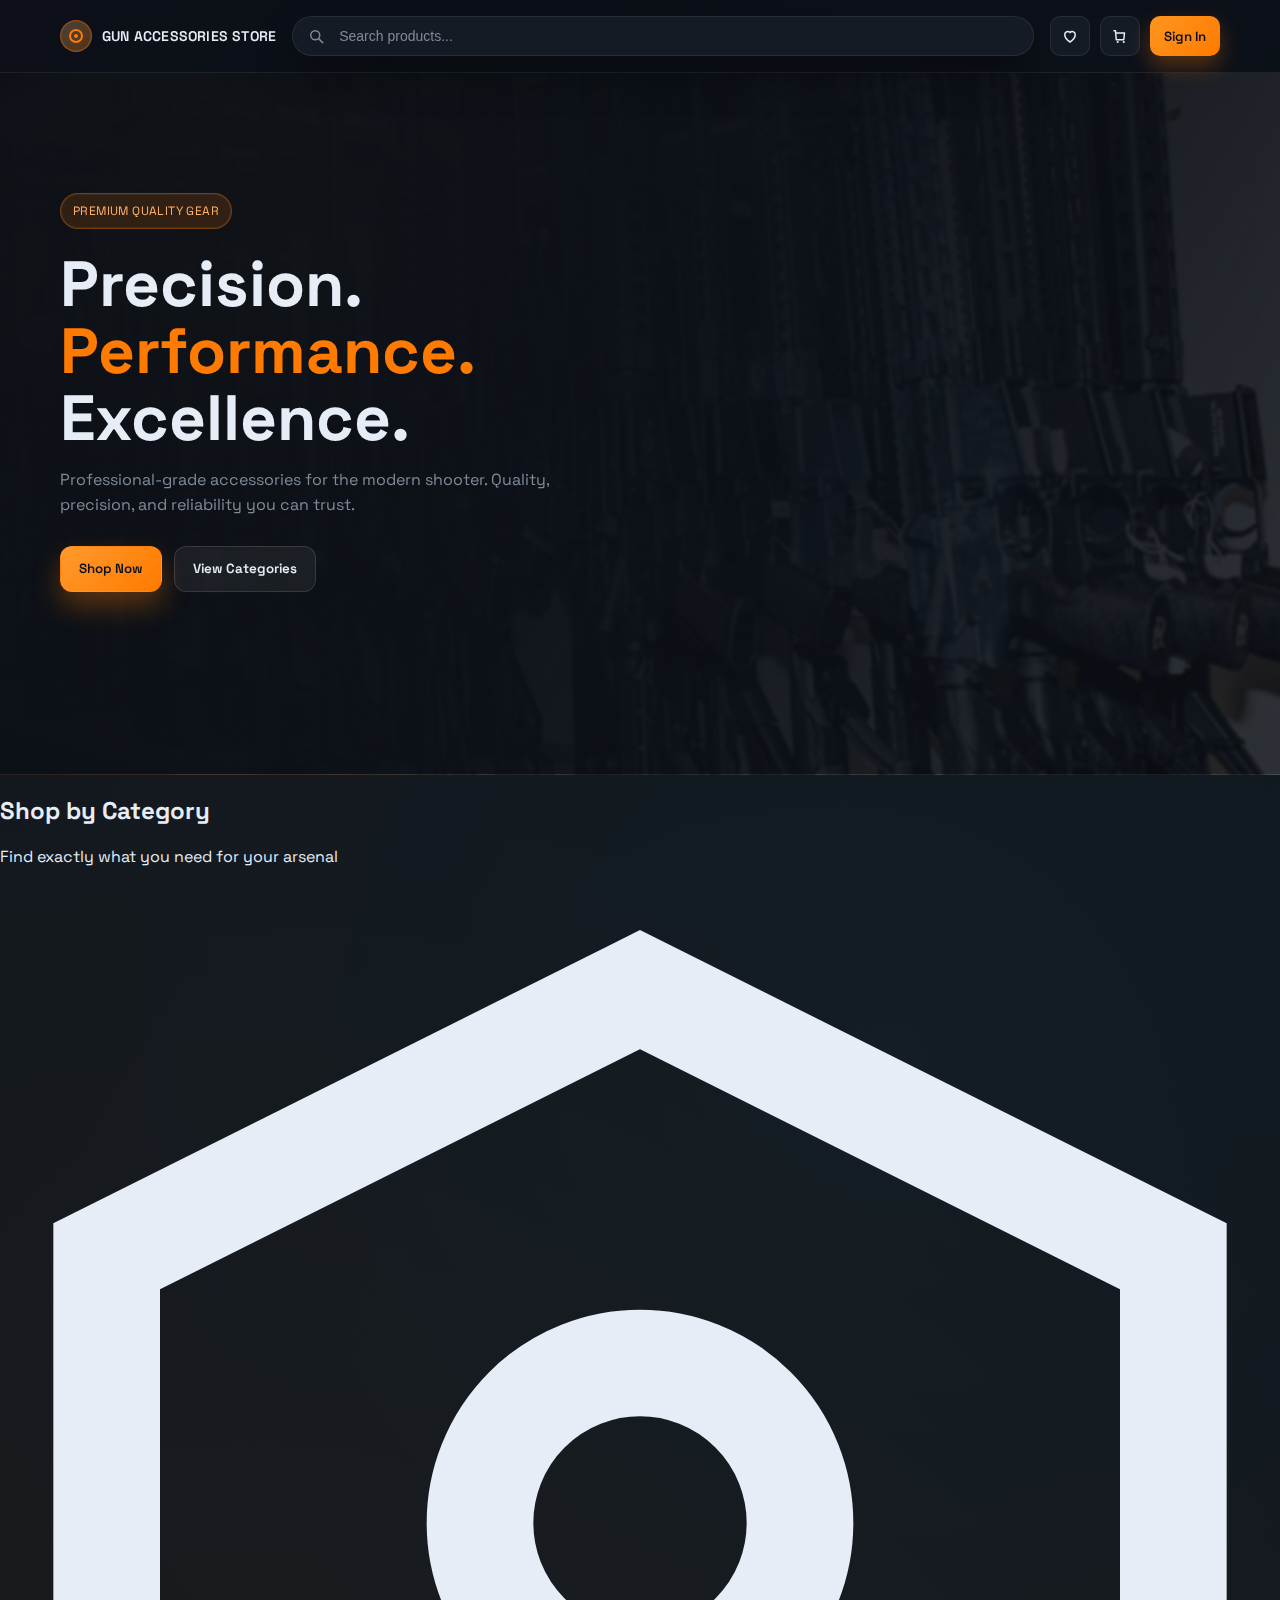
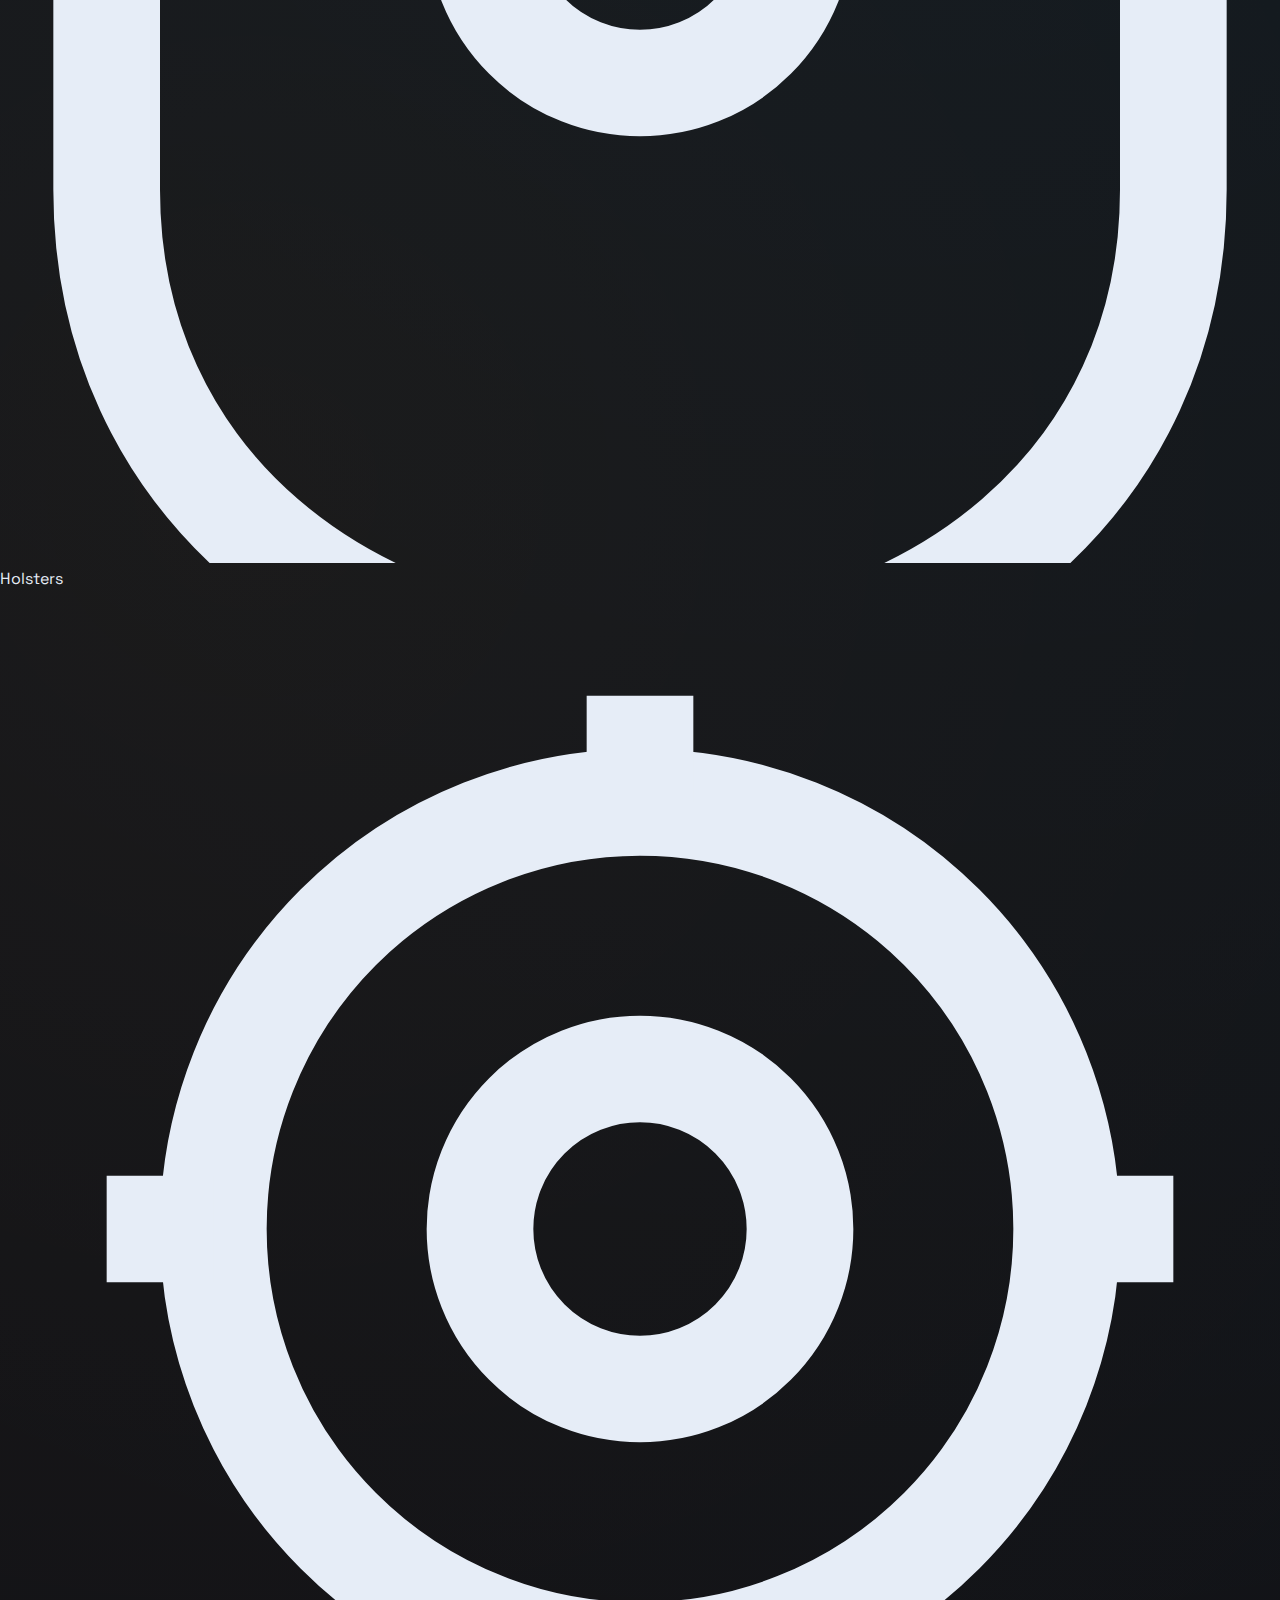
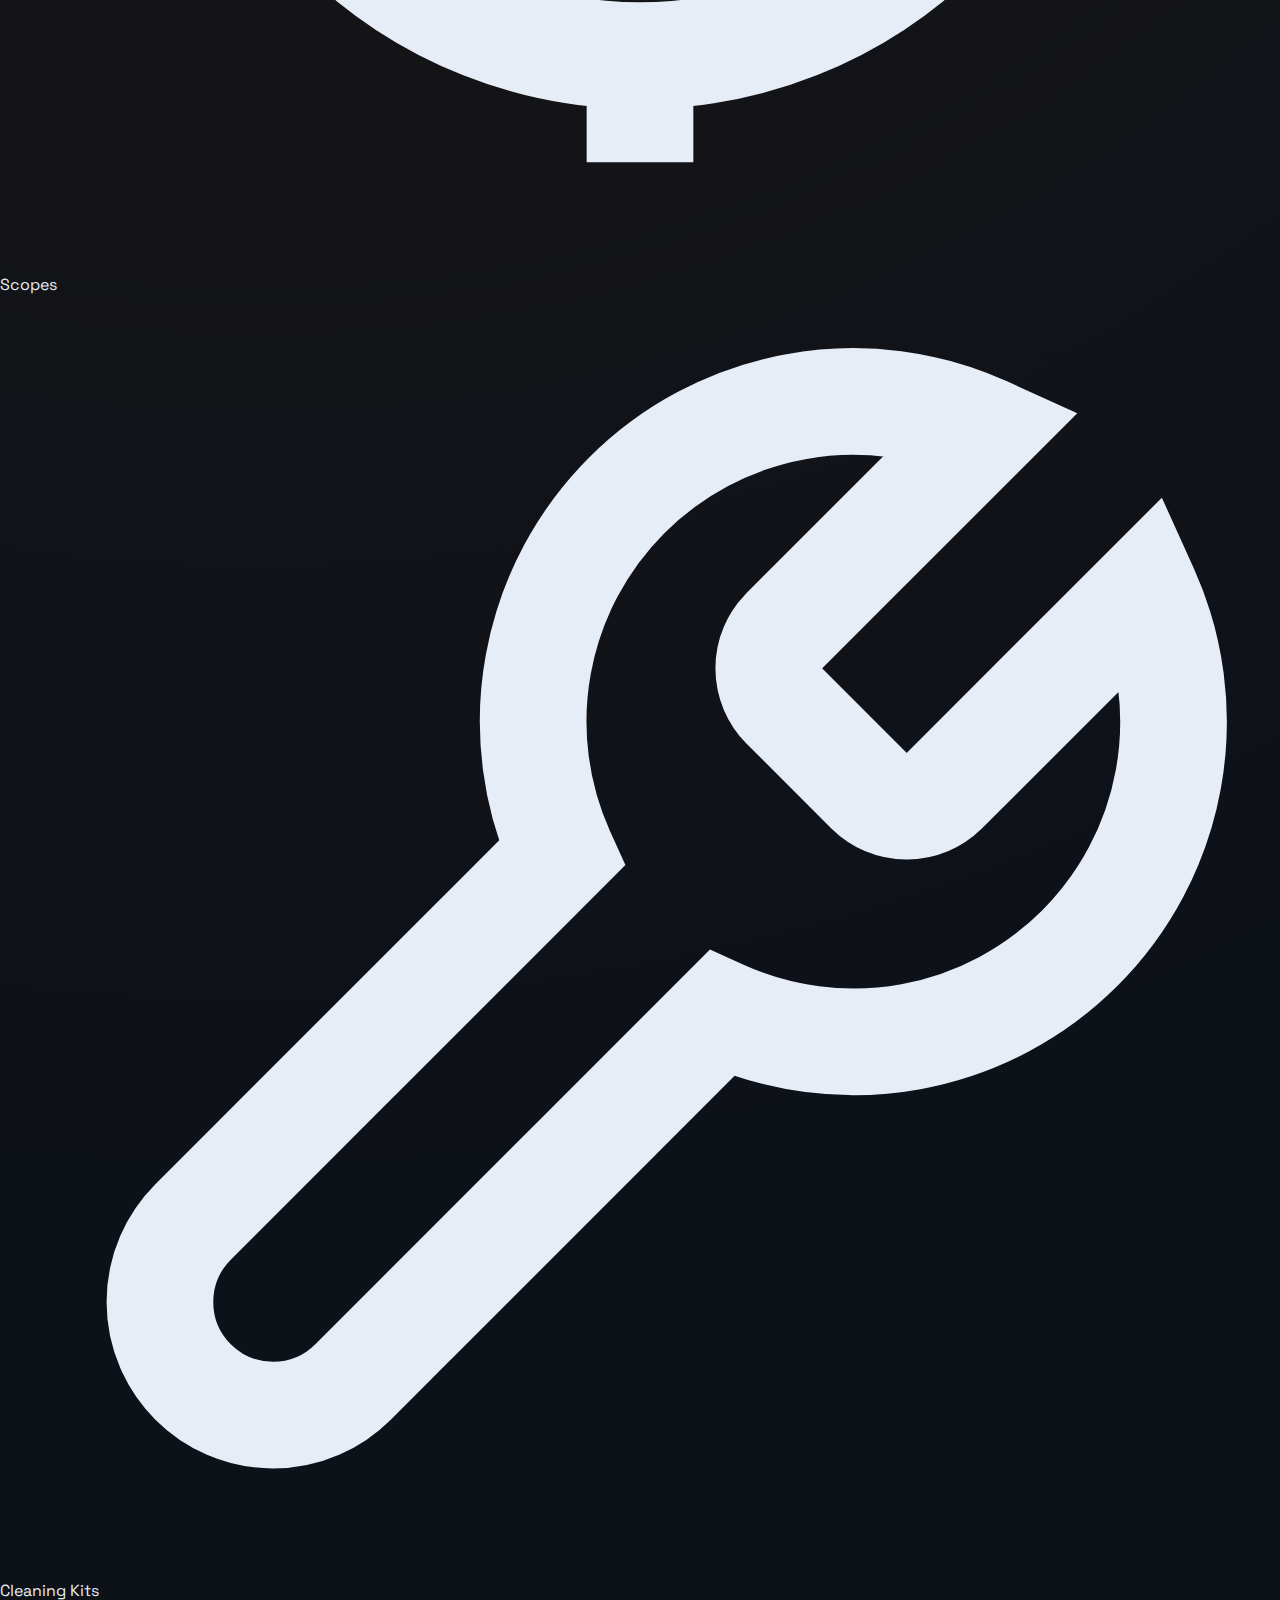
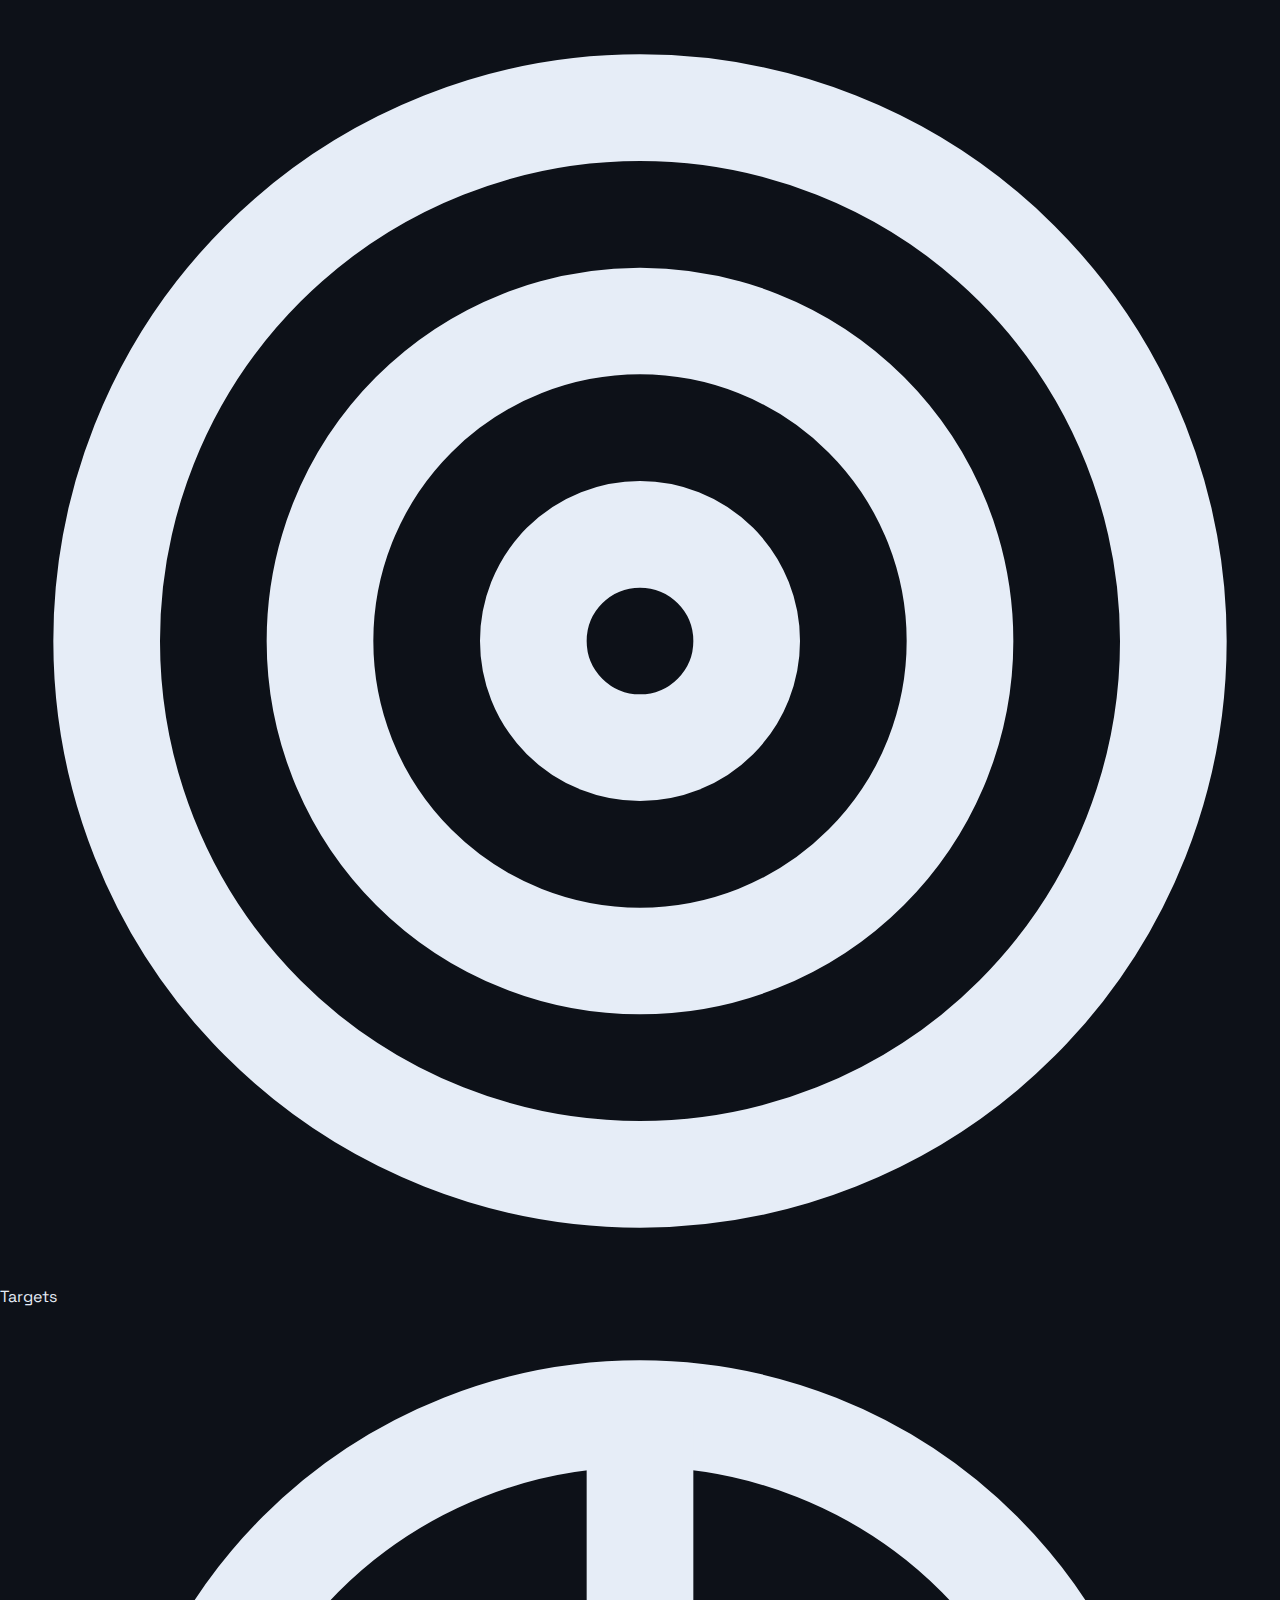
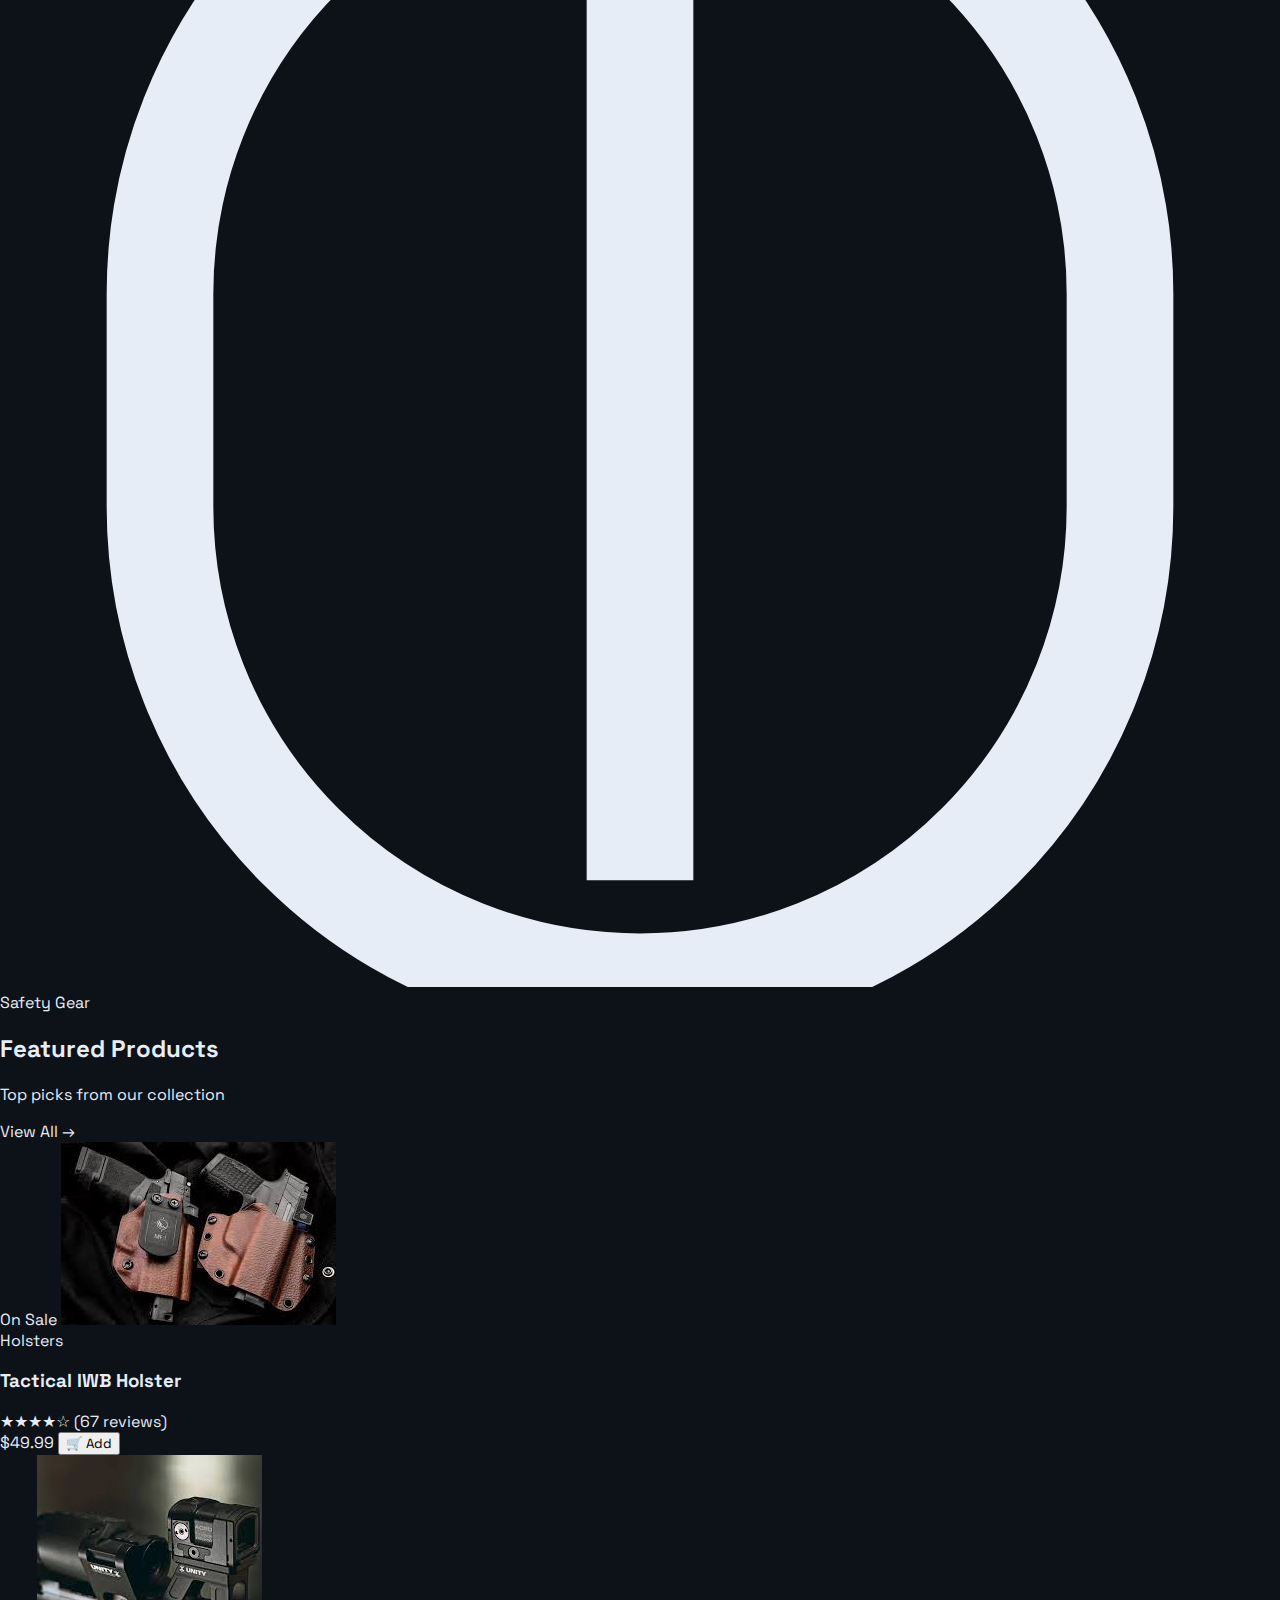
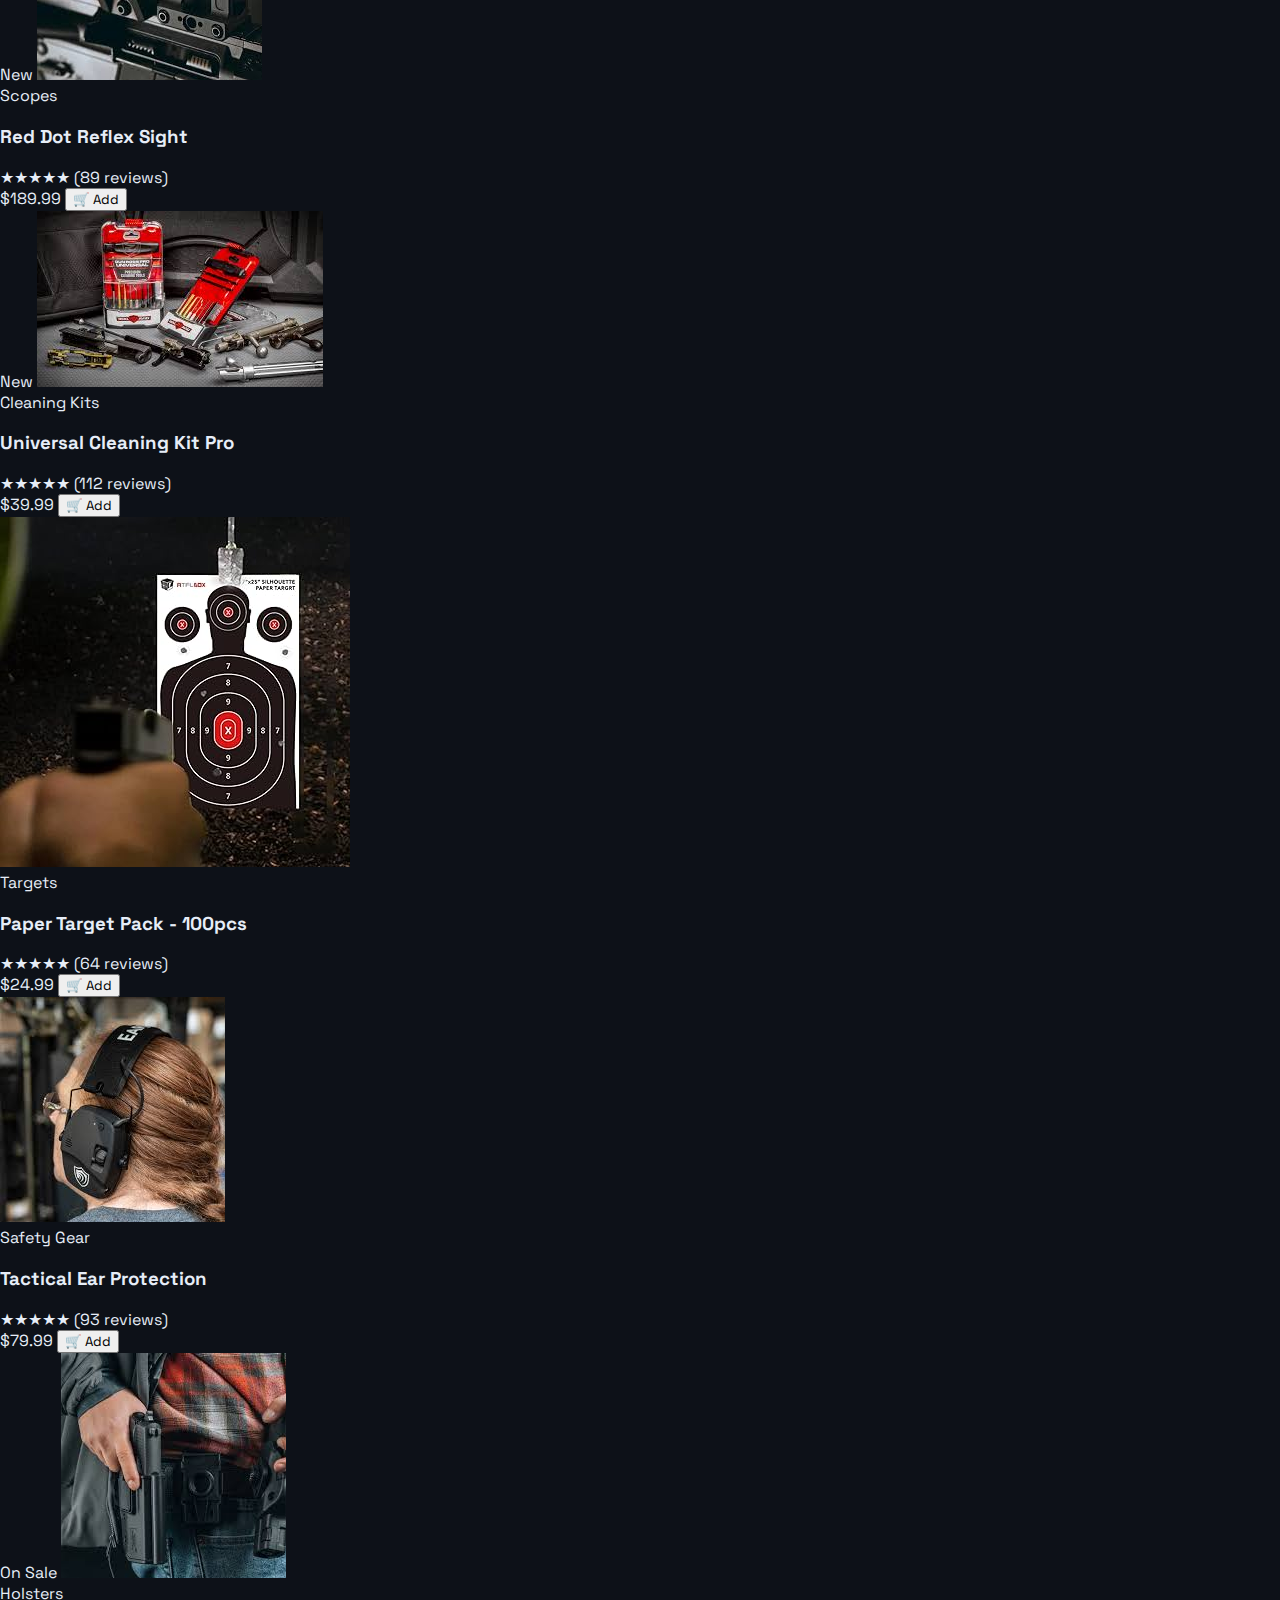
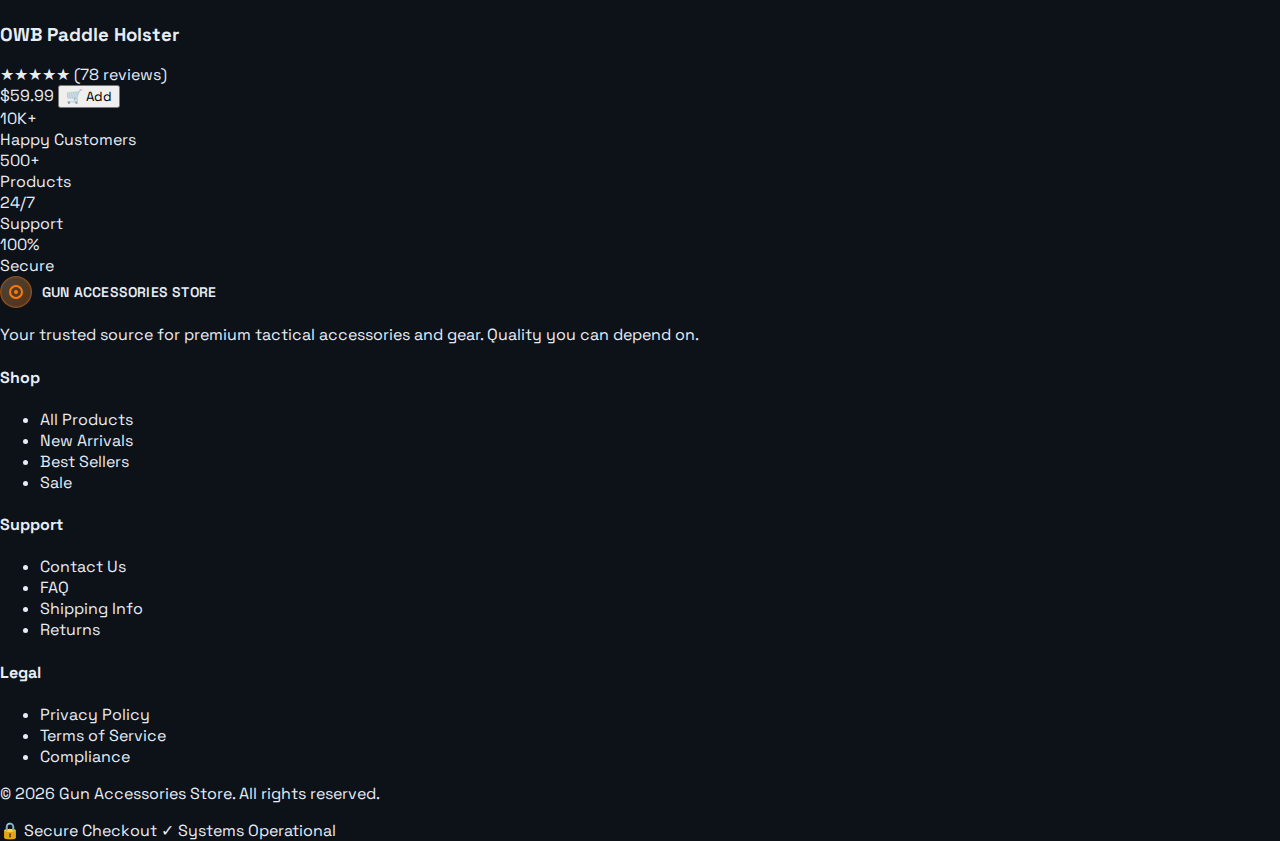
<file: index.html>
<!DOCTYPE html>
<html lang="en">
<head>
	<meta charset="UTF-8">
	<meta name="viewport" content="width=device-width, initial-scale=1.0">
	<title>Gun Accessories Store</title>
	<link rel="preconnect" href="https://fonts.googleapis.com">
	<link rel="preconnect" href="https://fonts.gstatic.com" crossorigin>
	<link href="https://fonts.googleapis.com/css2?family=Space+Grotesk:wght@400;500;600&display=swap" rel="stylesheet">
	<link rel="stylesheet" href="css/style.css">
</head>
<body>
	<header class="nav">
		<div class="nav__inner">
			<div class="nav__logo" aria-label="Gun Accessories Store logo">
				<span class="nav__logo-mark" aria-hidden="true">
					<span class="nav__logo-target"></span>
				</span>
				<span class="nav__logo-text">Gun Accessories Store</span>
			</div>

			<form class="nav__search" role="search" aria-label="Search products">
				<svg class="nav__icon" viewBox="0 0 24 24" aria-hidden="true">
					<path d="M15.5 15.5 21 21" stroke="currentColor" stroke-width="2" stroke-linecap="round"/>
					<circle cx="11" cy="11" r="6" stroke="currentColor" stroke-width="2" fill="none"/>
				</svg>
				<input type="search" name="q" placeholder="Search products..." aria-label="Search products">
			</form>

			<div class="nav__actions">
				<button class="nav__action" type="button" aria-label="View wishlist">
					<svg viewBox="0 0 24 24" aria-hidden="true">
						<path d="M12 20s-7-4.5-7-10a4 4 0 0 1 7-2.5A4 4 0 0 1 19 10c0 5.5-7 10-7 10Z" fill="none" stroke="currentColor" stroke-width="2" stroke-linecap="round" stroke-linejoin="round"/>
					</svg>
				</button>
				<button class="nav__action" type="button" aria-label="View cart">
					<svg viewBox="0 0 24 24" aria-hidden="true">
						<path d="M4 5h2l1 12h10l1-9H6" fill="none" stroke="currentColor" stroke-width="2" stroke-linecap="round" stroke-linejoin="round"/>
						<circle cx="9" cy="20" r="1.4" fill="currentColor"/>
						<circle cx="17" cy="20" r="1.4" fill="currentColor"/>
					</svg>
				</button>
				<button class="nav__cta" type="button">Sign In</button>
			</div>
		</div>
	</header>

	<main>
		<section class="hero">
			<div class="hero__overlay"></div>
			<div class="hero__content">
				<span class="badge">Premium Quality Gear</span>
				<h1 class="hero__title">
					Precision.<br>
					<span class="hero__title-accent">Performance.</span><br>
					Excellence.
				</h1>
				<p class="hero__subtitle">Professional-grade accessories for the modern shooter. Quality, precision, and reliability you can trust.</p>
				<div class="hero__actions">
					<button class="btn btn--primary" type="button">Shop Now</button>
					<button class="btn btn--ghost" type="button">View Categories</button>
				</div>
			</div>
		</section>

		<section class="categories">
			<div class="container">
				<h2 class="section__title">Shop by Category</h2>
				<p class="section__subtitle">Find exactly what you need for your arsenal</p>
				<div class="categories__grid">
					<a href="#" class="category-card category-card--brown">
						<svg class="category-card__icon" viewBox="0 0 24 24" fill="none" stroke="currentColor" stroke-width="2">
							<path d="M12 2L2 7v10c0 5.5 4.5 9 10 9s10-3.5 10-9V7l-10-5z"/>
							<circle cx="12" cy="12" r="3"/>
						</svg>
						<span class="category-card__label">Holsters</span>
					</a>
					<a href="#" class="category-card category-card--green">
						<svg class="category-card__icon" viewBox="0 0 24 24" fill="none" stroke="currentColor" stroke-width="2">
							<circle cx="12" cy="12" r="3"/>
							<circle cx="12" cy="12" r="8"/>
							<path d="M12 2v2m0 16v2M2 12h2m16 0h2"/>
						</svg>
						<span class="category-card__label">Scopes</span>
					</a>
					<a href="#" class="category-card category-card--blue">
						<svg class="category-card__icon" viewBox="0 0 24 24" fill="none" stroke="currentColor" stroke-width="2">
							<path d="M14.7 6.3a1 1 0 0 0 0 1.4l1.6 1.6a1 1 0 0 0 1.4 0l3.77-3.77a6 6 0 0 1-7.94 7.94l-6.91 6.91a2.12 2.12 0 0 1-3-3l6.91-6.91a6 6 0 0 1 7.94-7.94l-3.76 3.76z"/>
						</svg>
						<span class="category-card__label">Cleaning Kits</span>
					</a>
					<a href="#" class="category-card category-card--orange">
						<svg class="category-card__icon" viewBox="0 0 24 24" fill="none" stroke="currentColor" stroke-width="2">
							<circle cx="12" cy="12" r="10"/>
							<circle cx="12" cy="12" r="6"/>
							<circle cx="12" cy="12" r="2"/>
						</svg>
						<span class="category-card__label">Targets</span>
					</a>
					<a href="#" class="category-card category-card--teal">
						<svg class="category-card__icon" viewBox="0 0 24 24" fill="none" stroke="currentColor" stroke-width="2">
							<path d="M12 2a9 9 0 0 0-9 9v4a9 9 0 0 0 18 0v-4a9 9 0 0 0-9-9z"/>
							<path d="M12 2v20"/>
						</svg>
						<span class="category-card__label">Safety Gear</span>
					</a>
				</div>
			</div>
		</section>

		<section class="products">
			<div class="container">
				<div class="section__header">
					<div>
						<h2 class="section__title">Featured Products</h2>
						<p class="section__subtitle">Top picks from our collection</p>
					</div>
					<a href="products.html" class="link-arrow">View All →</a>
				</div>
				<div class="products__grid">
					<article class="product-card">
						<span class="product-badge product-badge--sale">On Sale</span>
						<img src="images/Tactical IWB Holster.jfif" alt="Tactical IWB Holster" class="product-card__image">
						<div class="product-card__content">
							<span class="product-card__category">Holsters</span>
							<h3 class="product-card__title">Tactical IWB Holster</h3>
							<div class="product-card__rating">
								<span class="stars">★★★★☆</span>
								<span class="product-card__reviews">(67 reviews)</span>
							</div>
							<div class="product-card__footer">
								<span class="product-card__price">$49.99</span>
								<button class="btn-add" type="button">🛒 Add</button>
							</div>
						</div>
					</article>

					<article class="product-card">
						<span class="product-badge product-badge--new">New</span>
						<img src="images/Red Dot Reflex Sight.jfif" alt="Red Dot Reflex Sight" class="product-card__image">
						<div class="product-card__content">
							<span class="product-card__category">Scopes</span>
							<h3 class="product-card__title">Red Dot Reflex Sight</h3>
							<div class="product-card__rating">
								<span class="stars">★★★★★</span>
								<span class="product-card__reviews">(89 reviews)</span>
							</div>
							<div class="product-card__footer">
								<span class="product-card__price">$189.99</span>
								<button class="btn-add" type="button">🛒 Add</button>
							</div>
						</div>
					</article>

					<article class="product-card">
						<span class="product-badge product-badge--new">New</span>
						<img src="images/Universal Cleaning Kit Pro.jfif" alt="Universal Cleaning Kit Pro" class="product-card__image">
						<div class="product-card__content">
							<span class="product-card__category">Cleaning Kits</span>
							<h3 class="product-card__title">Universal Cleaning Kit Pro</h3>
							<div class="product-card__rating">
								<span class="stars">★★★★★</span>
								<span class="product-card__reviews">(112 reviews)</span>
							</div>
							<div class="product-card__footer">
								<span class="product-card__price">$39.99</span>
								<button class="btn-add" type="button">🛒 Add</button>
							</div>
						</div>
					</article>

					<article class="product-card">
						<img src="images/Paper Target Pack - 100pcs.jpg" alt="Paper Target Pack - 100pcs" class="product-card__image">
						<div class="product-card__content">
							<span class="product-card__category">Targets</span>
							<h3 class="product-card__title">Paper Target Pack - 100pcs</h3>
							<div class="product-card__rating">
								<span class="stars">★★★★★</span>
								<span class="product-card__reviews">(64 reviews)</span>
							</div>
							<div class="product-card__footer">
								<span class="product-card__price">$24.99</span>
								<button class="btn-add" type="button">🛒 Add</button>
							</div>
						</div>
					</article>

					<article class="product-card">
						<img src="images/Tactical Ear Protection.jfif" alt="Tactical Ear Protection" class="product-card__image">
						<div class="product-card__content">
							<span class="product-card__category">Safety Gear</span>
							<h3 class="product-card__title">Tactical Ear Protection</h3>
							<div class="product-card__rating">
								<span class="stars">★★★★★</span>
								<span class="product-card__reviews">(93 reviews)</span>
							</div>
							<div class="product-card__footer">
								<span class="product-card__price">$79.99</span>
								<button class="btn-add" type="button">🛒 Add</button>
							</div>
						</div>
					</article>

					<article class="product-card">
						<span class="product-badge product-badge--sale">On Sale</span>
						<img src="images/OWB Paddle Holster.jfif" alt="OWB Paddle Holster" class="product-card__image">
						<div class="product-card__content">
							<span class="product-card__category">Holsters</span>
							<h3 class="product-card__title">OWB Paddle Holster</h3>
							<div class="product-card__rating">
								<span class="stars">★★★★★</span>
								<span class="product-card__reviews">(78 reviews)</span>
							</div>
							<div class="product-card__footer">
								<span class="product-card__price">$59.99</span>
								<button class="btn-add" type="button">🛒 Add</button>
							</div>
						</div>
					</article>
				</div>
			</div>
		</section>

		<section class="stats">
			<div class="container">
				<div class="stats__grid">
					<div class="stat">
						<div class="stat__value">10K+</div>
						<div class="stat__label">Happy Customers</div>
					</div>
					<div class="stat">
						<div class="stat__value">500+</div>
						<div class="stat__label">Products</div>
					</div>
					<div class="stat">
						<div class="stat__value">24/7</div>
						<div class="stat__label">Support</div>
					</div>
					<div class="stat">
						<div class="stat__value">100%</div>
						<div class="stat__label">Secure</div>
					</div>
				</div>
			</div>
		</section>
	</main>

	<footer class="footer">
		<div class="container">
			<div class="footer__grid">
				<div class="footer__brand">
					<div class="nav__logo">
						<span class="nav__logo-mark">
							<span class="nav__logo-target"></span>
						</span>
						<span class="nav__logo-text">Gun Accessories Store</span>
					</div>
					<p class="footer__tagline">Your trusted source for premium tactical accessories and gear. Quality you can depend on.</p>
				</div>
				<div class="footer__section">
					<h4 class="footer__heading">Shop</h4>
					<ul class="footer__links">
						<li><a href="#">All Products</a></li>
						<li><a href="#">New Arrivals</a></li>
						<li><a href="#">Best Sellers</a></li>
						<li><a href="#">Sale</a></li>
					</ul>
				</div>
				<div class="footer__section">
					<h4 class="footer__heading">Support</h4>
					<ul class="footer__links">
						<li><a href="#">Contact Us</a></li>
						<li><a href="#">FAQ</a></li>
						<li><a href="#">Shipping Info</a></li>
						<li><a href="#">Returns</a></li>
					</ul>
				</div>
				<div class="footer__section">
					<h4 class="footer__heading">Legal</h4>
					<ul class="footer__links">
						<li><a href="#">Privacy Policy</a></li>
						<li><a href="#">Terms of Service</a></li>
						<li><a href="#">Compliance</a></li>
					</ul>
				</div>
			</div>
			<div class="footer__bottom">
				<p>© 2026 Gun Accessories Store. All rights reserved.</p>
				<div class="footer__badges">
					<span>🔒 Secure Checkout</span>
					<span>✓ Systems Operational</span>
				</div>
			</div>
		</div>
	</footer>

	<script src="js/script.js"></script>
</body>
</html>
</file>
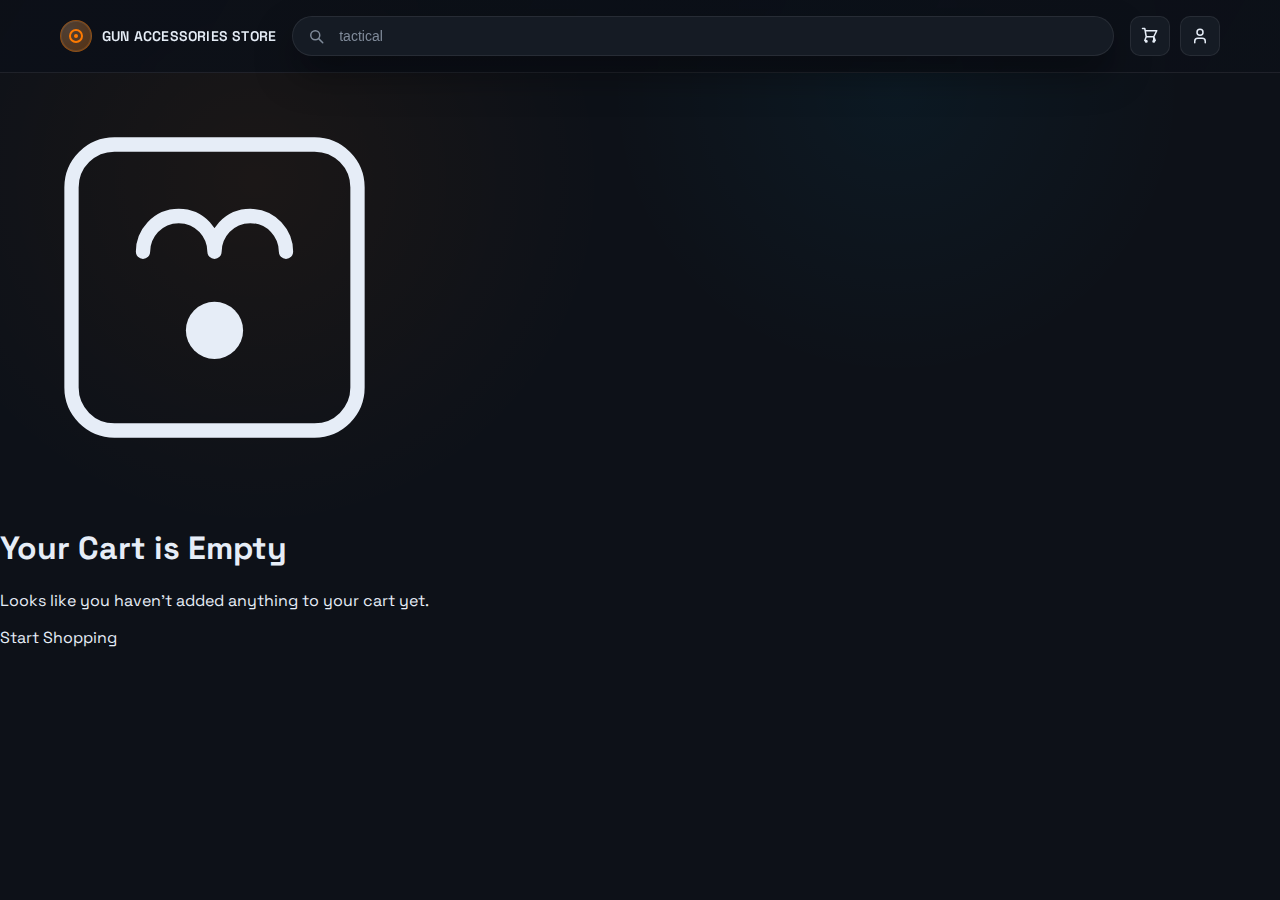
<file: cart.html>
<!DOCTYPE html>
<html lang="en">
<head>
	<meta charset="UTF-8">
	<meta name="viewport" content="width=device-width, initial-scale=1.0">
	<title>Shopping Cart - Gun Accessories Store</title>
	<link rel="preconnect" href="https://fonts.googleapis.com">
	<link rel="preconnect" href="https://fonts.gstatic.com" crossorigin>
	<link href="https://fonts.googleapis.com/css2?family=Space+Grotesk:wght@400;500;600&display=swap" rel="stylesheet">
	<link rel="stylesheet" href="css/style.css">
</head>
<body>
	<header class="nav">
		<div class="nav__inner">
			<a href="index.html" class="nav__logo" aria-label="Gun Accessories Store logo">
				<span class="nav__logo-mark" aria-hidden="true">
					<span class="nav__logo-target"></span>
				</span>
				<span class="nav__logo-text">Gun Accessories Store</span>
			</a>

			<form class="nav__search" role="search" aria-label="Search products">
				<svg class="nav__icon" viewBox="0 0 24 24" aria-hidden="true">
					<path d="M15.5 15.5 21 21" stroke="currentColor" stroke-width="2" stroke-linecap="round"/>
					<circle cx="11" cy="11" r="6" stroke="currentColor" stroke-width="2" fill="none"/>
				</svg>
				<input type="search" name="q" placeholder="tactical" aria-label="Search products">
			</form>

			<div class="nav__actions">
				<a href="cart.html" class="nav__action nav__action--cart" type="button" aria-label="View cart">
					<svg viewBox="0 0 24 24" aria-hidden="true">
						<path d="M2 2h3l.4 2M7 13h10l4-8H5.4M7 13 5.4 4M7 13l-2 5m2-5h10m0 0 2 5m-2-5v5m-10 0a1 1 0 1 1 0 2 1 1 0 0 1 0-2Zm10 0a1 1 0 1 1 0 2 1 1 0 0 1 0-2Z" stroke="currentColor" stroke-width="2" fill="none" stroke-linecap="round" stroke-linejoin="round"/>
					</svg>
					<span class="nav__action-badge" id="cart-badge">0</span>
				</a>
				<button class="nav__action" type="button" aria-label="Account">
					<svg viewBox="0 0 24 24" aria-hidden="true">
						<path d="M19 21v-2a4 4 0 0 0-4-4H9a4 4 0 0 0-4 4v2M16 7a4 4 0 1 1-8 0 4 4 0 0 1 8 0Z" stroke="currentColor" stroke-width="2" fill="none" stroke-linecap="round" stroke-linejoin="round"/>
					</svg>
				</button>
			</div>
		</div>
	</header>

	<main class="cart-page">
		<!-- Empty Cart State -->
		<div class="cart-empty" id="empty-cart">
			<div class="cart-empty__content">
				<svg class="cart-empty__icon" viewBox="0 0 120 120" aria-hidden="true">
					<rect x="20" y="20" width="80" height="80" rx="12" fill="none" stroke="currentColor" stroke-width="4"/>
					<path d="M40 50c0-5 4-10 10-10s10 5 10 10M60 50c0-5 4-10 10-10s10 5 10 10" stroke="currentColor" stroke-width="4" stroke-linecap="round" fill="none"/>
					<circle cx="60" cy="72" r="8" fill="currentColor"/>
				</svg>
				<h1 class="cart-empty__title">Your Cart is Empty</h1>
				<p class="cart-empty__message">Looks like you haven't added anything to your cart yet.</p>
				<a href="products.html" class="cart-empty__button">Start Shopping</a>
			</div>
		</div>

		<!-- Cart with Items -->
		<div class="cart-content" id="cart-content" style="display: none;">
			<div class="cart-container">
				<div class="cart-main">
					<div class="cart-header">
						<h1 class="cart-title">Shopping Cart</h1>
						<p class="cart-subtitle"><span id="cart-count">0</span> items in your cart</p>
					</div>

					<div class="cart-items" id="cart-items">
						<!-- Cart items will be dynamically inserted here -->
					</div>
				</div>

				<aside class="cart-sidebar">
					<div class="order-summary">
						<h2 class="order-summary__title">Order Summary</h2>
						
						<div class="order-summary__row">
							<span class="order-summary__label">Subtotal</span>
							<span class="order-summary__value" id="subtotal">$0.00</span>
						</div>

						<div class="order-summary__row">
							<span class="order-summary__label">Shipping</span>
							<span class="order-summary__value order-summary__value--free" id="shipping">FREE</span>
						</div>

						<div class="order-summary__row">
							<span class="order-summary__label">Tax (8%)</span>
							<span class="order-summary__value" id="tax">$0.00</span>
						</div>

						<div class="order-summary__divider"></div>

						<div class="order-summary__row order-summary__row--total">
							<span class="order-summary__label">Total</span>
							<span class="order-summary__value order-summary__value--total" id="total">$0.00</span>
						</div>

						<button class="order-summary__checkout">
							Proceed to Checkout
							<svg viewBox="0 0 24 24" aria-hidden="true">
								<path d="M5 12h14m-7-7 7 7-7 7" stroke="currentColor" stroke-width="2" fill="none" stroke-linecap="round" stroke-linejoin="round"/>
							</svg>
						</button>

						<a href="products.html" class="order-summary__continue">Continue Shopping</a>

						<div class="order-summary__features">
							<div class="order-summary__feature">
								<svg viewBox="0 0 24 24" aria-hidden="true">
									<path d="M9 12l2 2 4-4m6 2a9 9 0 1 1-18 0 9 9 0 0 1 18 0z" stroke="currentColor" stroke-width="2" fill="none" stroke-linecap="round" stroke-linejoin="round"/>
								</svg>
								<span>Secure Checkout</span>
							</div>
							<div class="order-summary__feature">
								<svg viewBox="0 0 24 24" aria-hidden="true">
									<path d="M3 10h18M7 15h1m4 0h1m-7 4h12a3 3 0 0 0 3-3V8a3 3 0 0 0-3-3H6a3 3 0 0 0-3 3v8a3 3 0 0 0 3 3z" stroke="currentColor" stroke-width="2" fill="none" stroke-linecap="round" stroke-linejoin="round"/>
								</svg>
								<span>Free Returns within 30 days</span>
							</div>
							<div class="order-summary__feature">
								<svg viewBox="0 0 24 24" aria-hidden="true">
									<path d="M12 8v4l3 3m6-3a9 9 0 1 1-18 0 9 9 0 0 1 18 0z" stroke="currentColor" stroke-width="2" fill="none" stroke-linecap="round" stroke-linejoin="round"/>
								</svg>
								<span>Price Match Guarantee</span>
							</div>
						</div>
					</div>
				</aside>
			</div>
		</div>
	</main>

	<script src="js/cart.js"></script>
</body>
</html>
</file>
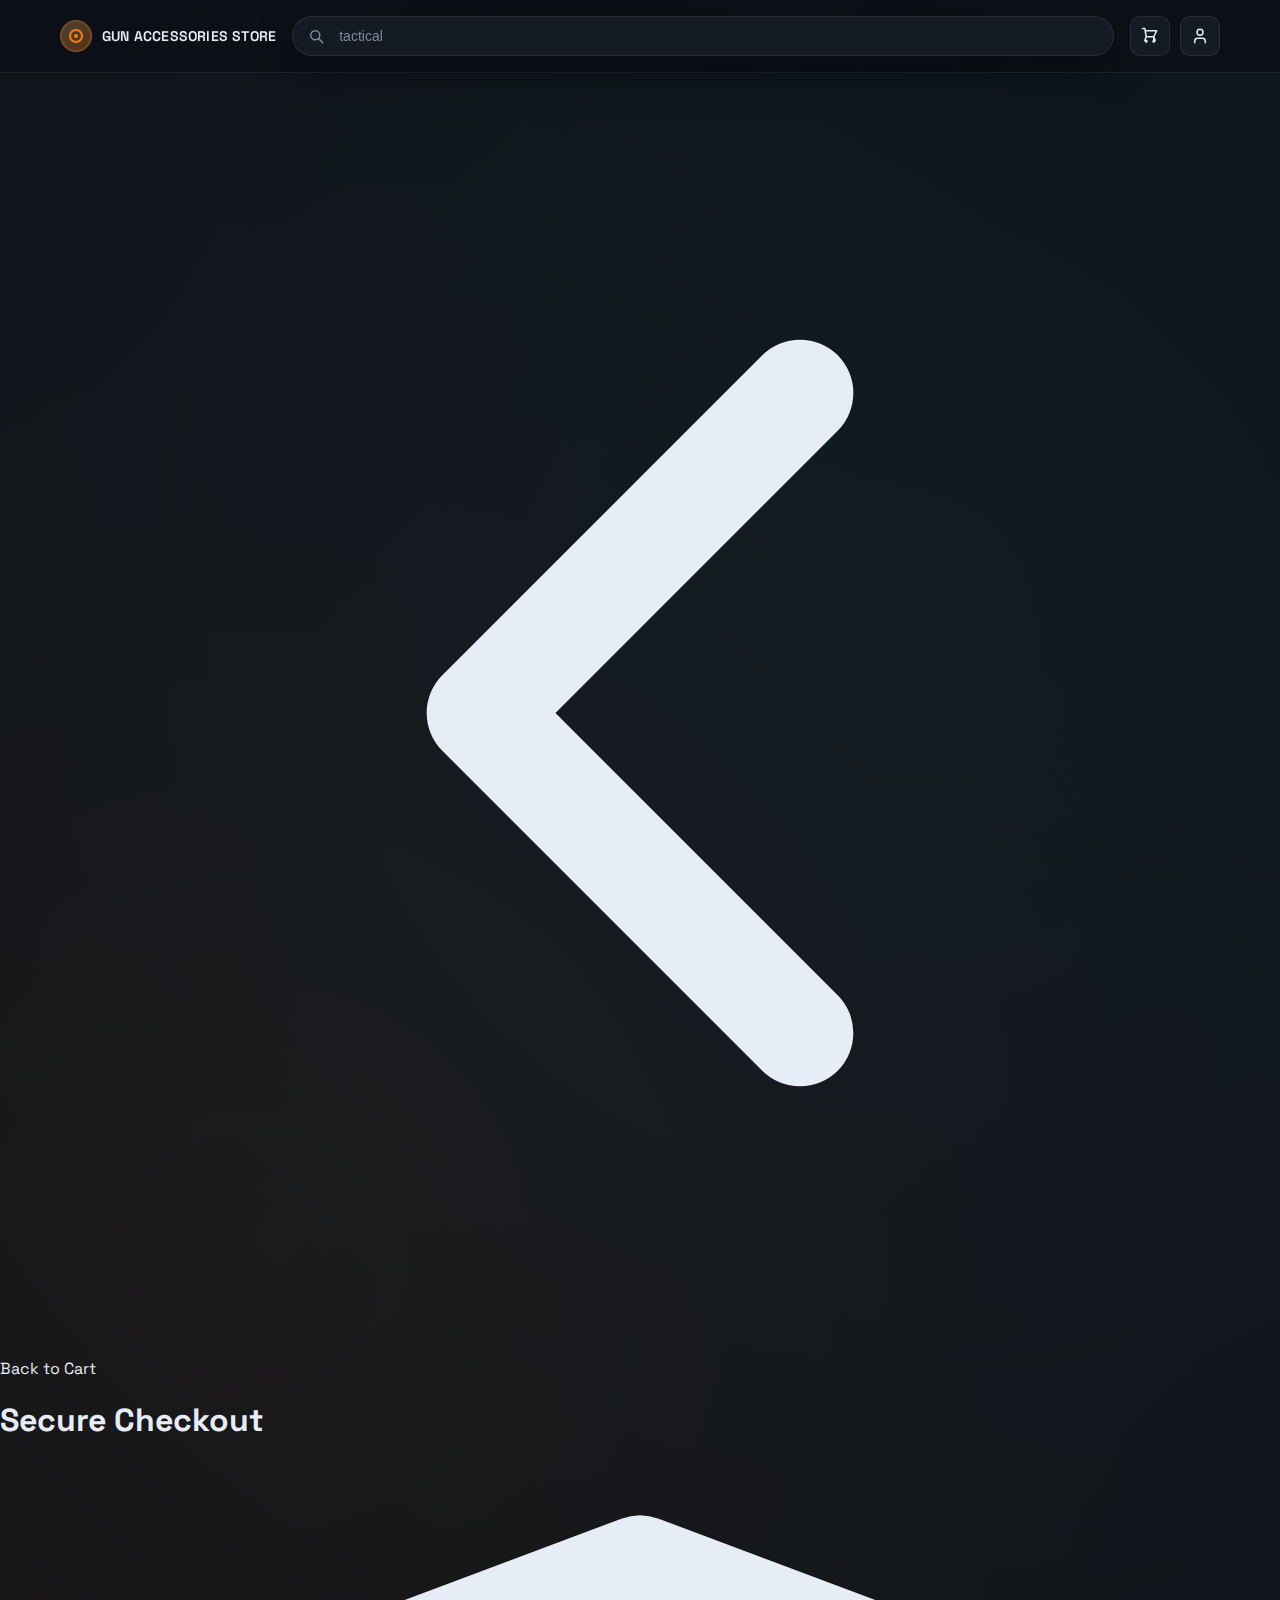
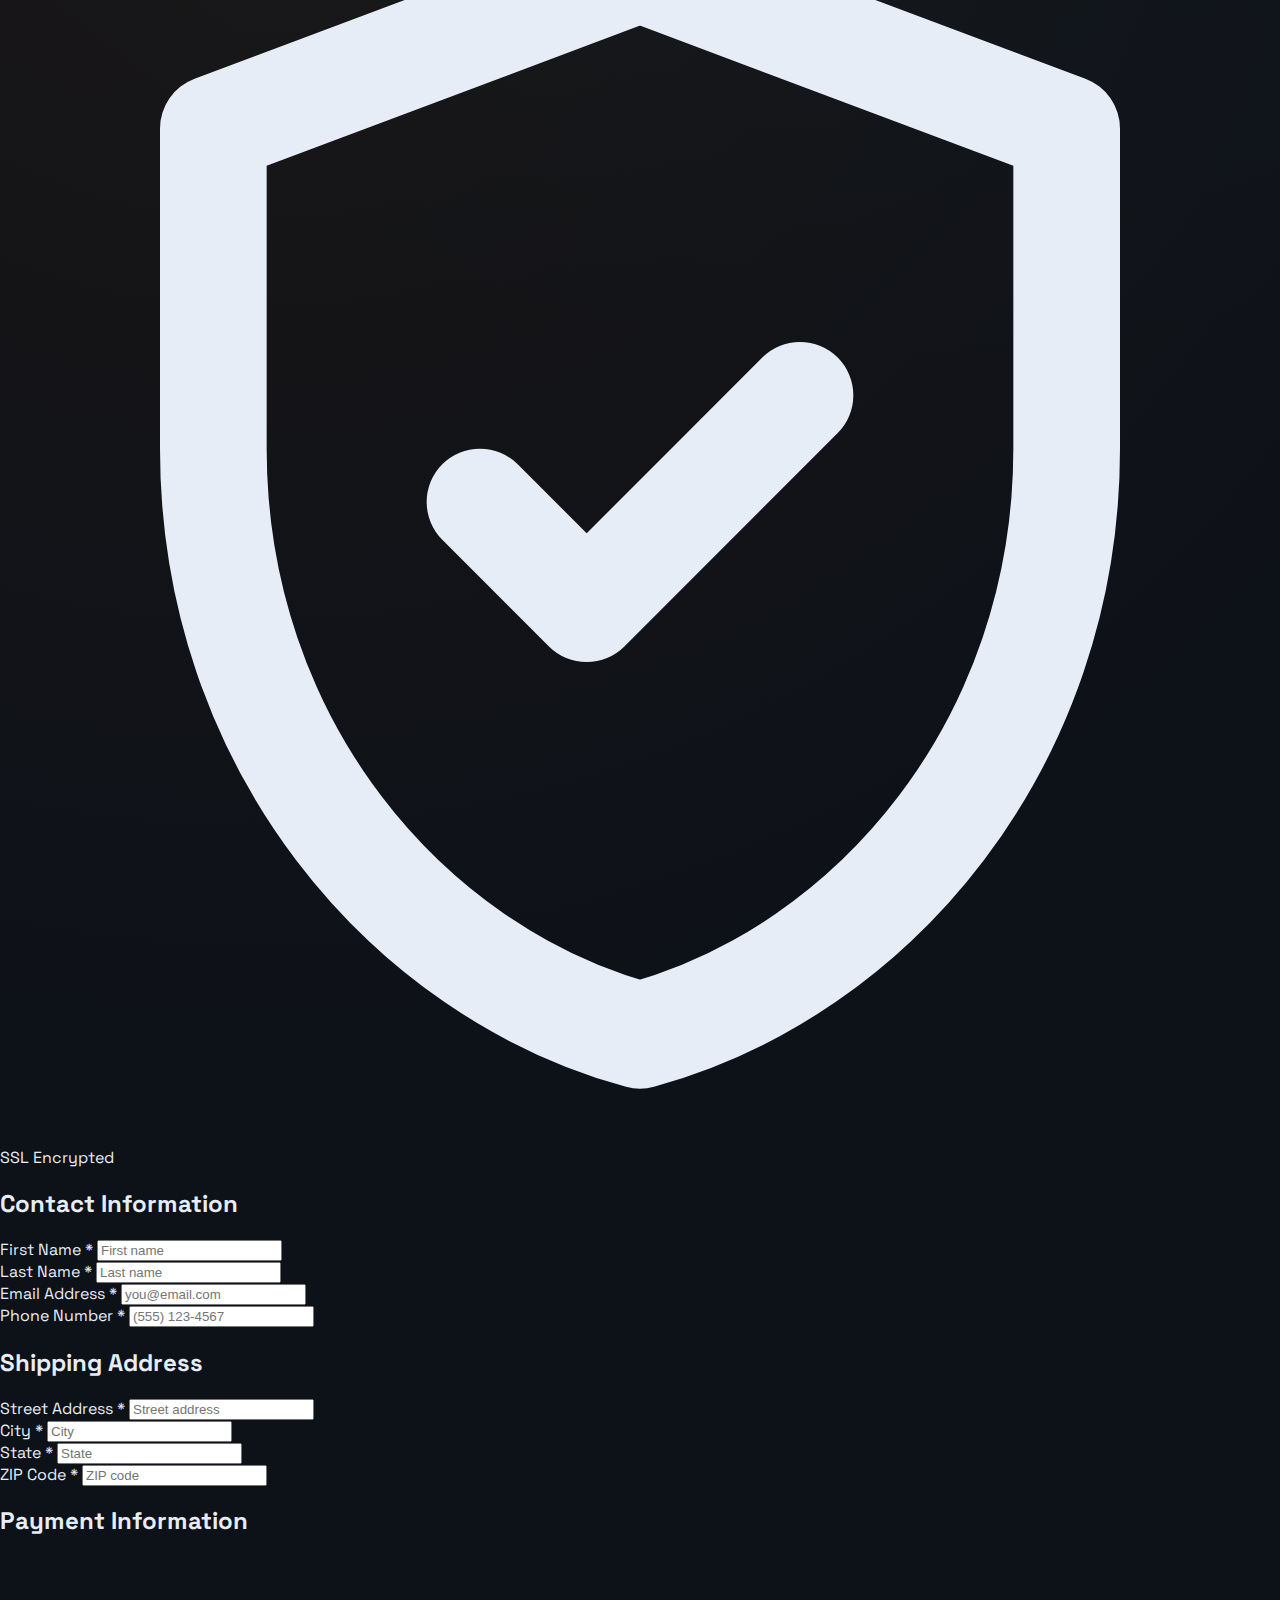
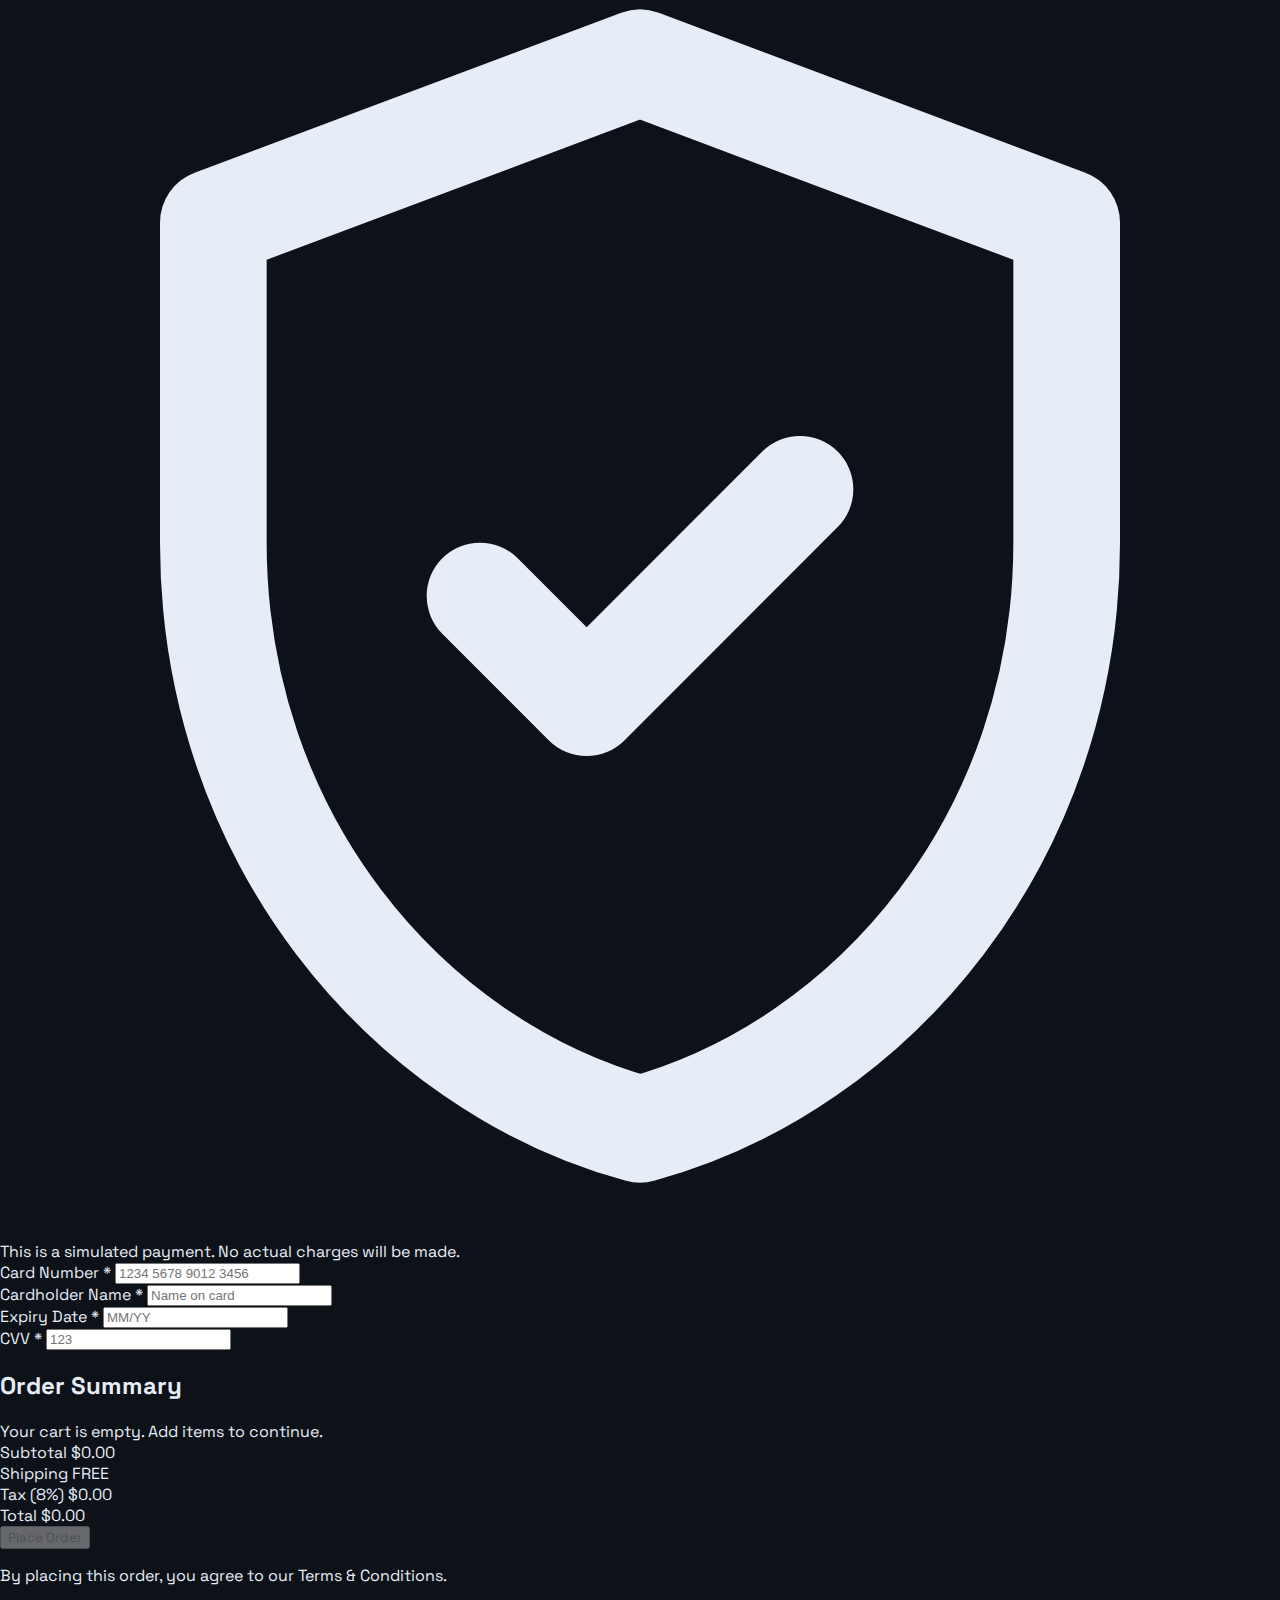
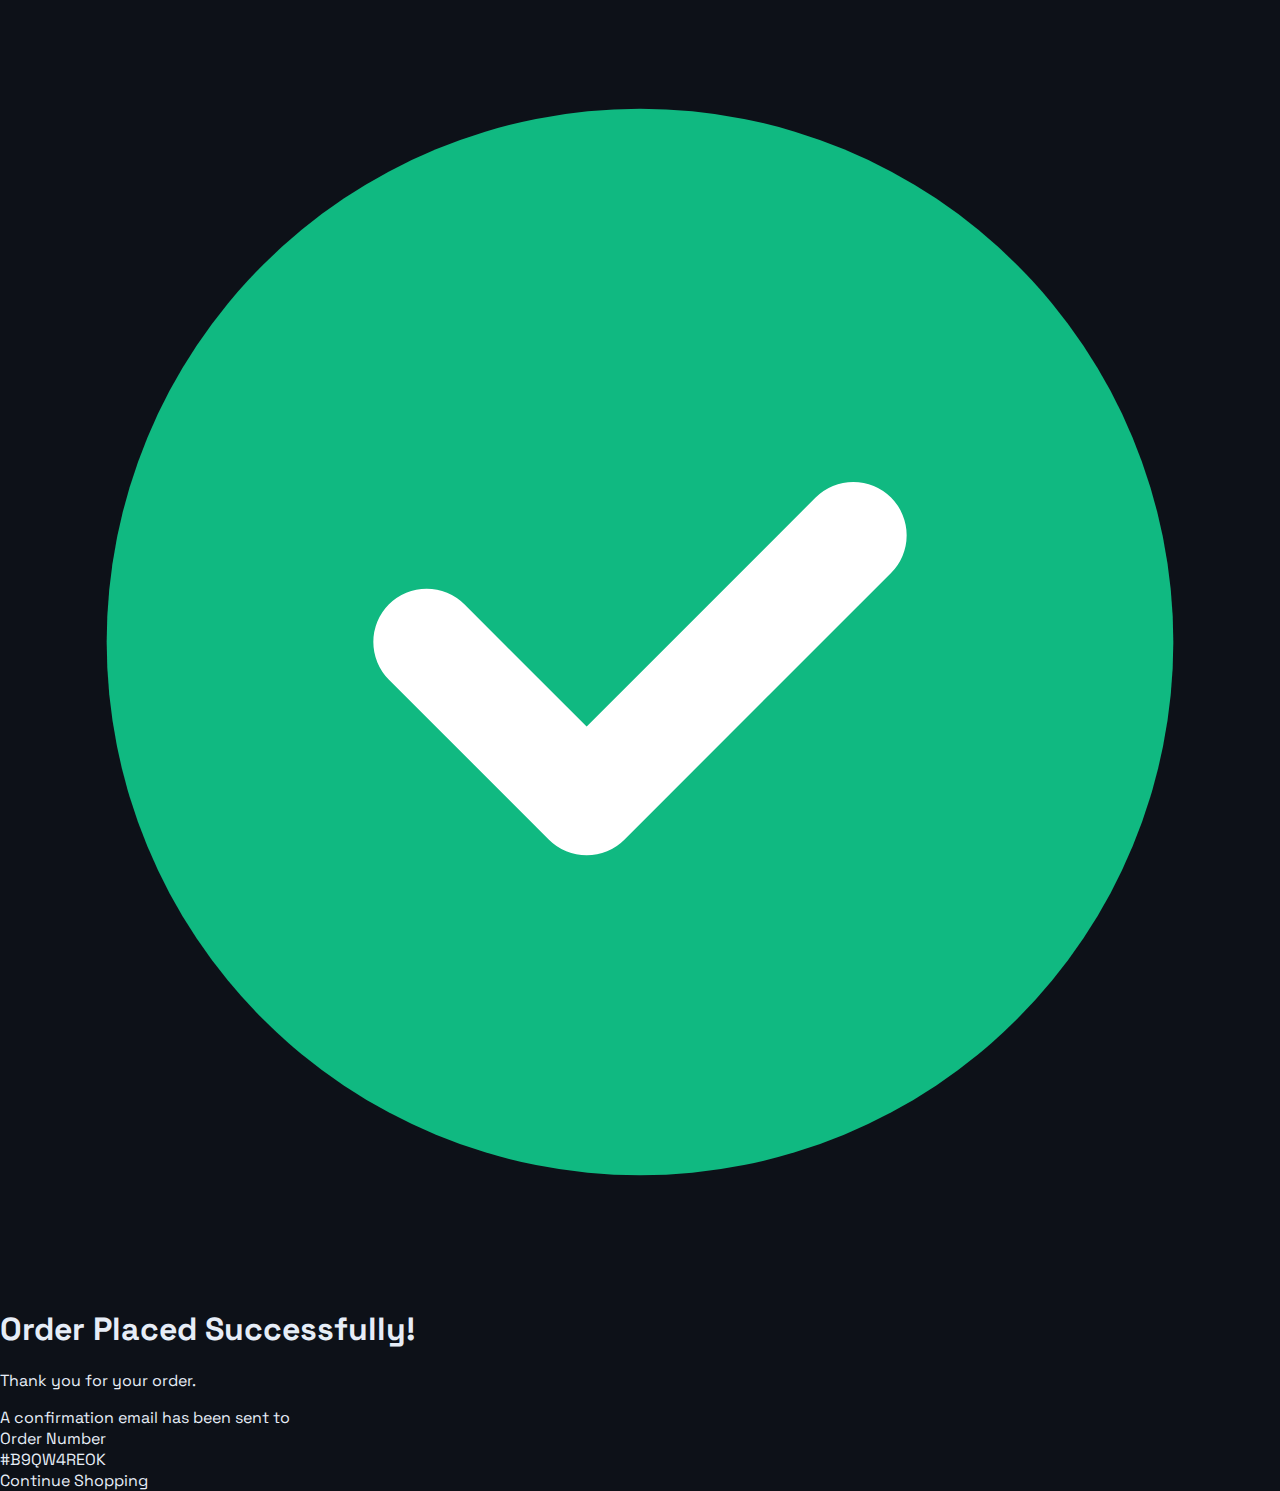
<file: checkout.html>
<!DOCTYPE html>
<html lang="en">
<head>
	<meta charset="UTF-8">
	<meta name="viewport" content="width=device-width, initial-scale=1.0">
	<title>Secure Checkout - Gun Accessories Store</title>
	<link rel="preconnect" href="https://fonts.googleapis.com">
	<link rel="preconnect" href="https://fonts.gstatic.com" crossorigin>
	<link href="https://fonts.googleapis.com/css2?family=Space+Grotesk:wght@400;500;600&display=swap" rel="stylesheet">
	<link rel="stylesheet" href="css/style.css">
</head>
<body>
	<header class="nav">
		<div class="nav__inner">
			<a href="index.html" class="nav__logo" aria-label="Gun Accessories Store logo">
				<span class="nav__logo-mark" aria-hidden="true">
					<span class="nav__logo-target"></span>
				</span>
				<span class="nav__logo-text">Gun Accessories Store</span>
			</a>

			<form class="nav__search" role="search" aria-label="Search products">
				<svg class="nav__icon" viewBox="0 0 24 24" aria-hidden="true">
					<path d="M15.5 15.5 21 21" stroke="currentColor" stroke-width="2" stroke-linecap="round"/>
					<circle cx="11" cy="11" r="6" stroke="currentColor" stroke-width="2" fill="none"/>
				</svg>
				<input type="search" name="q" placeholder="tactical" aria-label="Search products">
			</form>

			<div class="nav__actions">
				<a href="cart.html" class="nav__action nav__action--cart" aria-label="View cart">
					<svg viewBox="0 0 24 24" aria-hidden="true">
						<path d="M2 2h3l.4 2M7 13h10l4-8H5.4M7 13 5.4 4M7 13l-2 5m2-5h10m0 0 2 5m-2-5v5m-10 0a1 1 0 1 1 0 2 1 1 0 0 1 0-2Zm10 0a1 1 0 1 1 0 2 1 1 0 0 1 0-2Z" stroke="currentColor" stroke-width="2" fill="none" stroke-linecap="round" stroke-linejoin="round"/>
					</svg>
					<span class="nav__action-badge" id="cart-badge">0</span>
				</a>
				<button class="nav__action" type="button" aria-label="Account">
					<svg viewBox="0 0 24 24" aria-hidden="true">
						<path d="M19 21v-2a4 4 0 0 0-4-4H9a4 4 0 0 0-4 4v2M16 7a4 4 0 1 1-8 0 4 4 0 0 1 8 0Z" stroke="currentColor" stroke-width="2" fill="none" stroke-linecap="round" stroke-linejoin="round"/>
					</svg>
				</button>
			</div>
		</div>
	</header>

	<main class="checkout-page">
		<div class="checkout-container">
			<a class="checkout-back" href="cart.html">
				<svg viewBox="0 0 24 24" aria-hidden="true">
					<path d="M15 6l-6 6 6 6" stroke="currentColor" stroke-width="2" fill="none" stroke-linecap="round" stroke-linejoin="round"/>
				</svg>
				Back to Cart
			</a>

			<div class="checkout-header">
				<div>
					<h1 class="checkout-title">Secure Checkout</h1>
					<div class="checkout-subtitle">
						<svg viewBox="0 0 24 24" aria-hidden="true">
							<path d="M12 2 4 5v6c0 5.5 3.6 9.8 8 11 4.4-1.2 8-5.5 8-11V5l-8-3Z" stroke="currentColor" stroke-width="2" fill="none" stroke-linecap="round" stroke-linejoin="round"/>
							<path d="M9 12l2 2 4-4" stroke="currentColor" stroke-width="2" fill="none" stroke-linecap="round" stroke-linejoin="round"/>
						</svg>
						SSL Encrypted
					</div>
				</div>
			</div>

			<div class="checkout-grid">
				<section class="checkout-main">
					<form class="checkout-form" id="checkout-form">
						<div class="checkout-card">
							<h2 class="checkout-card__title">Contact Information</h2>
							<div class="checkout-form-grid">
								<div class="checkout-field">
									<label>
										<span>First Name *</span>
										<input type="text" name="firstName" required placeholder="First name">
									</label>
									<span class="field-error" id="error-firstName"></span>
								</div>
								<div class="checkout-field">
									<label>
										<span>Last Name *</span>
										<input type="text" name="lastName" required placeholder="Last name">
									</label>
									<span class="field-error" id="error-lastName"></span>
								</div>
								<div class="checkout-field checkout-field--full">
									<label>
										<span>Email Address *</span>
										<input type="email" name="email" required placeholder="you@email.com">
									</label>
									<span class="field-error" id="error-email"></span>
								</div>
								<div class="checkout-field checkout-field--full">
									<label>
										<span>Phone Number *</span>
										<input type="tel" name="phone" required placeholder="(555) 123-4567">
									</label>
									<span class="field-error" id="error-phone"></span>
								</div>
							</div>
						</div>

						<div class="checkout-card">
							<h2 class="checkout-card__title">Shipping Address</h2>
							<div class="checkout-form-grid">
								<div class="checkout-field checkout-field--full">
									<label>
										<span>Street Address *</span>
										<input type="text" name="street" required placeholder="Street address">
									</label>
									<span class="field-error" id="error-street"></span>
								</div>
								<div class="checkout-field">
									<label>
										<span>City *</span>
										<input type="text" name="city" required placeholder="City">
									</label>
									<span class="field-error" id="error-city"></span>
								</div>
								<div class="checkout-field">
									<label>
										<span>State *</span>
										<input type="text" name="state" required placeholder="State">
									</label>
									<span class="field-error" id="error-state"></span>
								</div>
								<div class="checkout-field checkout-field--full">
									<label>
										<span>ZIP Code *</span>
										<input type="text" name="zip" required placeholder="ZIP code">
									</label>
									<span class="field-error" id="error-zip"></span>
								</div>
							</div>
						</div>

						<div class="checkout-card">
							<h2 class="checkout-card__title">Payment Information</h2>
							<div class="checkout-payment-note">
								<svg viewBox="0 0 24 24" aria-hidden="true">
									<path d="M12 2 4 5v6c0 5.5 3.6 9.8 8 11 4.4-1.2 8-5.5 8-11V5l-8-3Z" stroke="currentColor" stroke-width="2" fill="none" stroke-linecap="round" stroke-linejoin="round"/>
									<path d="M9 12l2 2 4-4" stroke="currentColor" stroke-width="2" fill="none" stroke-linecap="round" stroke-linejoin="round"/>
								</svg>
								<span>This is a simulated payment. No actual charges will be made.</span>
							</div>
							<div class="checkout-form-grid">
								<div class="checkout-field checkout-field--full">
									<label>
										<span>Card Number *</span>
										<input type="text" name="cardNumber" required placeholder="1234 5678 9012 3456" inputmode="numeric">
									</label>
									<span class="field-error" id="error-cardNumber"></span>
								</div>
								<div class="checkout-field checkout-field--full">
									<label>
										<span>Cardholder Name *</span>
										<input type="text" name="cardName" required placeholder="Name on card">
									</label>
									<span class="field-error" id="error-cardName"></span>
								</div>
								<div class="checkout-field">
									<label>
										<span>Expiry Date *</span>
										<input type="text" name="expiry" required placeholder="MM/YY">
									</label>
									<span class="field-error" id="error-expiry"></span>
								</div>
								<div class="checkout-field">
									<label>
										<span>CVV *</span>
										<input type="password" name="cvv" required placeholder="123" inputmode="numeric">
									</label>
									<span class="field-error" id="error-cvv"></span>
								</div>
							</div>
						</div>
					</form>
				</section>

				<aside class="checkout-summary">
					<div class="order-summary order-summary--checkout">
						<h2 class="order-summary__title">Order Summary</h2>

						<div class="checkout-summary__items" id="checkout-items"></div>

						<div class="order-summary__divider"></div>

						<div class="order-summary__row">
							<span class="order-summary__label">Subtotal</span>
							<span class="order-summary__value" id="checkout-subtotal">$0.00</span>
						</div>

						<div class="order-summary__row">
							<span class="order-summary__label">Shipping</span>
							<span class="order-summary__value order-summary__value--free">FREE</span>
						</div>

						<div class="order-summary__row">
							<span class="order-summary__label">Tax (8%)</span>
							<span class="order-summary__value" id="checkout-tax">$0.00</span>
						</div>

						<div class="order-summary__divider"></div>

						<div class="order-summary__row order-summary__row--total">
							<span class="order-summary__label">Total</span>
							<span class="order-summary__value order-summary__value--total" id="checkout-total">$0.00</span>
						</div>

						<button class="order-summary__checkout" id="place-order" type="button">Place Order</button>

						<p class="checkout-summary__legal">By placing this order, you agree to our Terms &amp; Conditions.</p>
					</div>
				</aside>
			</div>
		</div>
	</main>

	<!-- Order Confirmation Modal -->
	<div class="confirmation-modal" id="confirmation-modal">
		<div class="confirmation-container">
			<div class="confirmation-checkmark">
				<svg viewBox="0 0 24 24" aria-hidden="true">
					<circle cx="12" cy="12" r="10" fill="#10b981"/>
					<path d="M8 12l3 3 5-5" stroke="white" stroke-width="2" fill="none" stroke-linecap="round" stroke-linejoin="round"/>
				</svg>
			</div>
			
			<h1 class="confirmation-title">Order Placed Successfully!</h1>
			
			<p class="confirmation-message">Thank you for your order.</p>
			
			<div class="confirmation-email">
				<span class="confirmation-email-label">A confirmation email has been sent to</span>
				<span class="confirmation-email-address" id="confirmation-email"></span>
			</div>
			
			<div class="confirmation-order-number">
				<div class="confirmation-order-label">Order Number</div>
				<div class="confirmation-order-id" id="confirmation-order-id">#B9QW4REOK</div>
			</div>
			
			<a href="index.html" class="confirmation-button">Continue Shopping</a>
		</div>
	</div>

	<script src="js/checkout.js"></script>
</body>
</html>
</file>
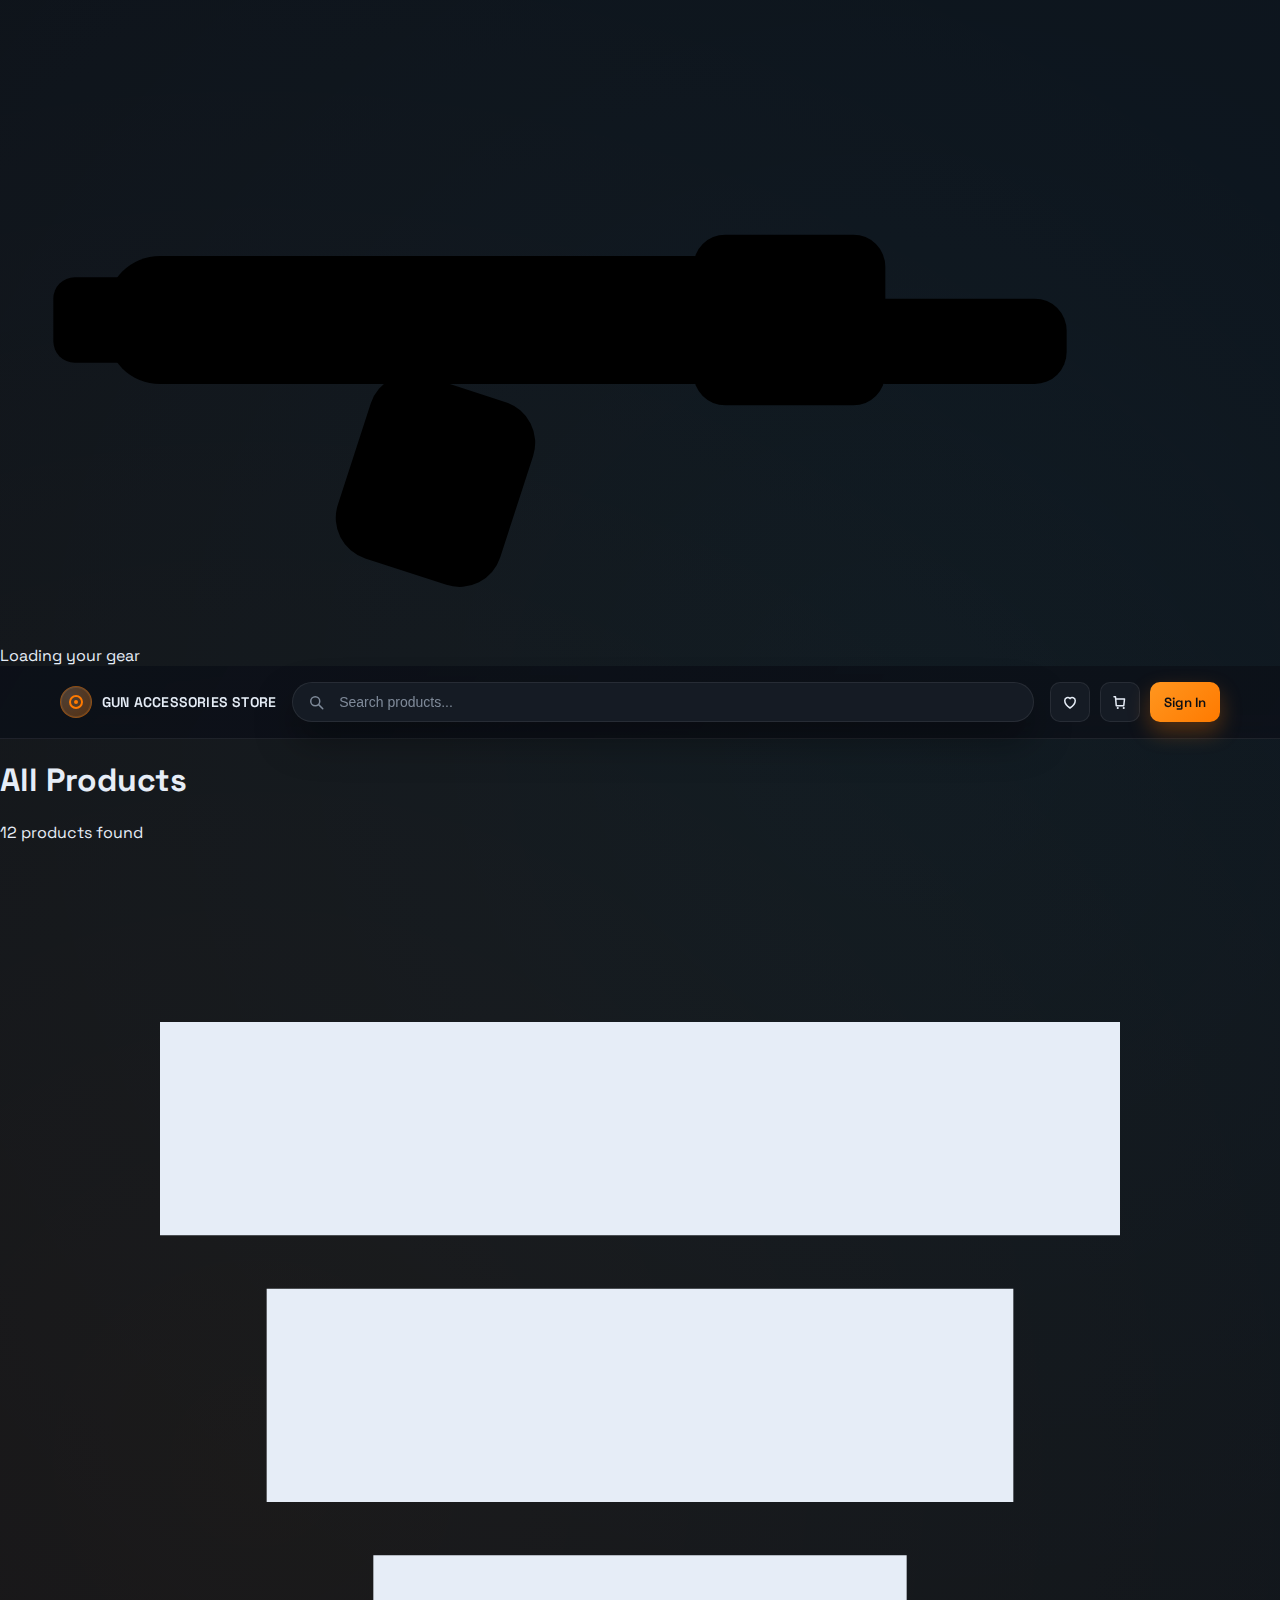
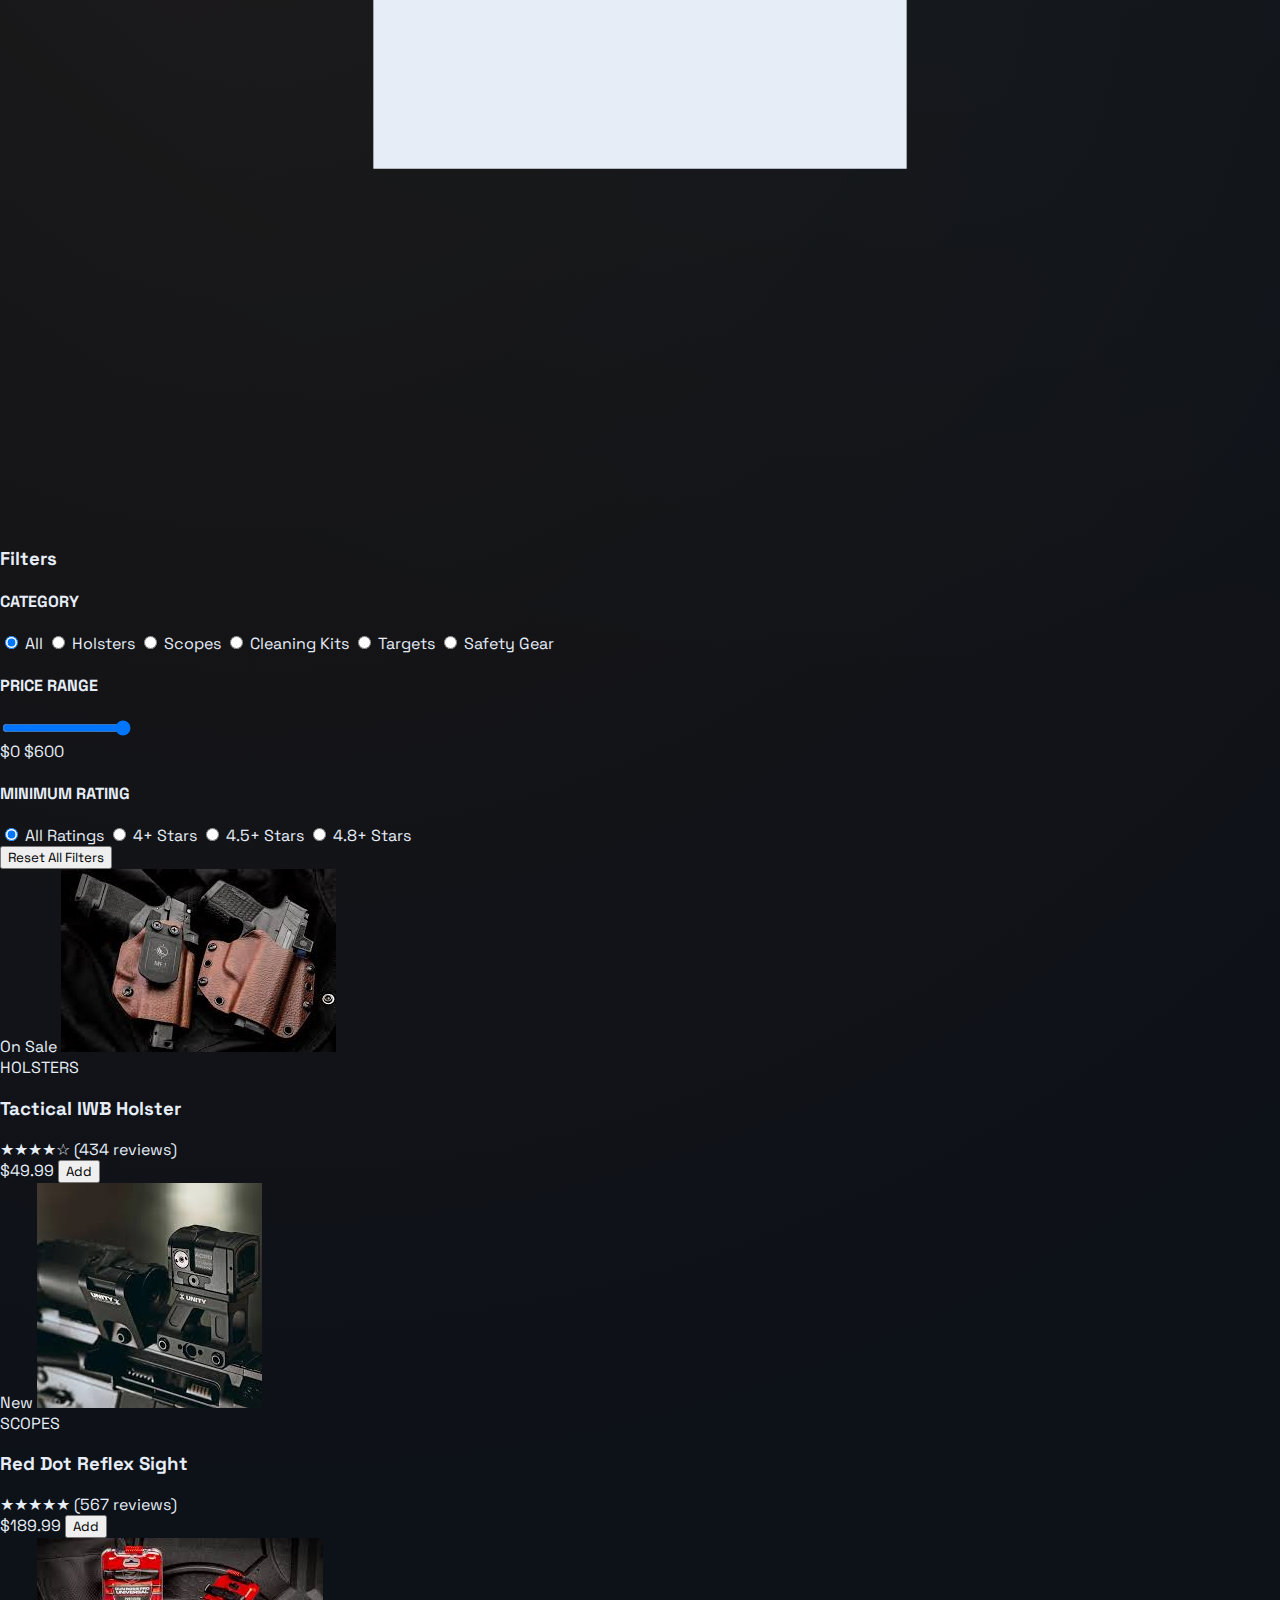
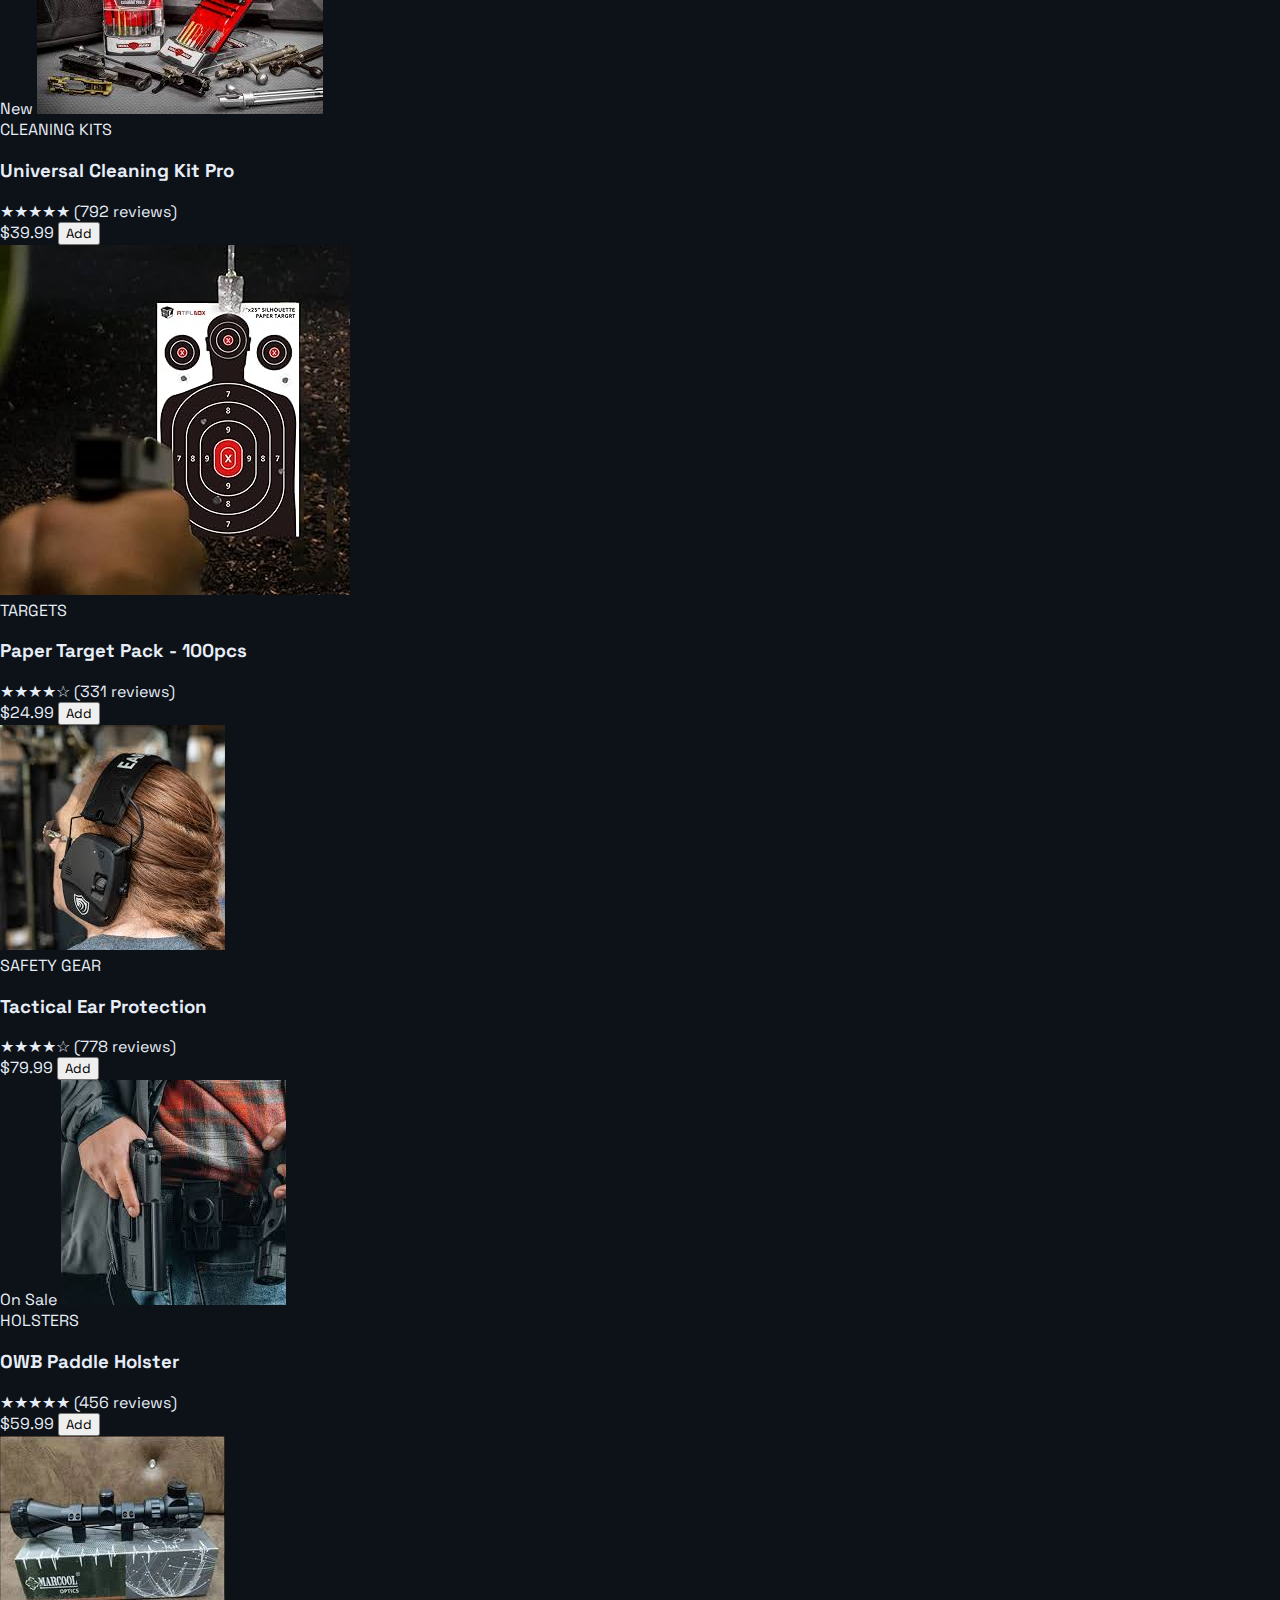
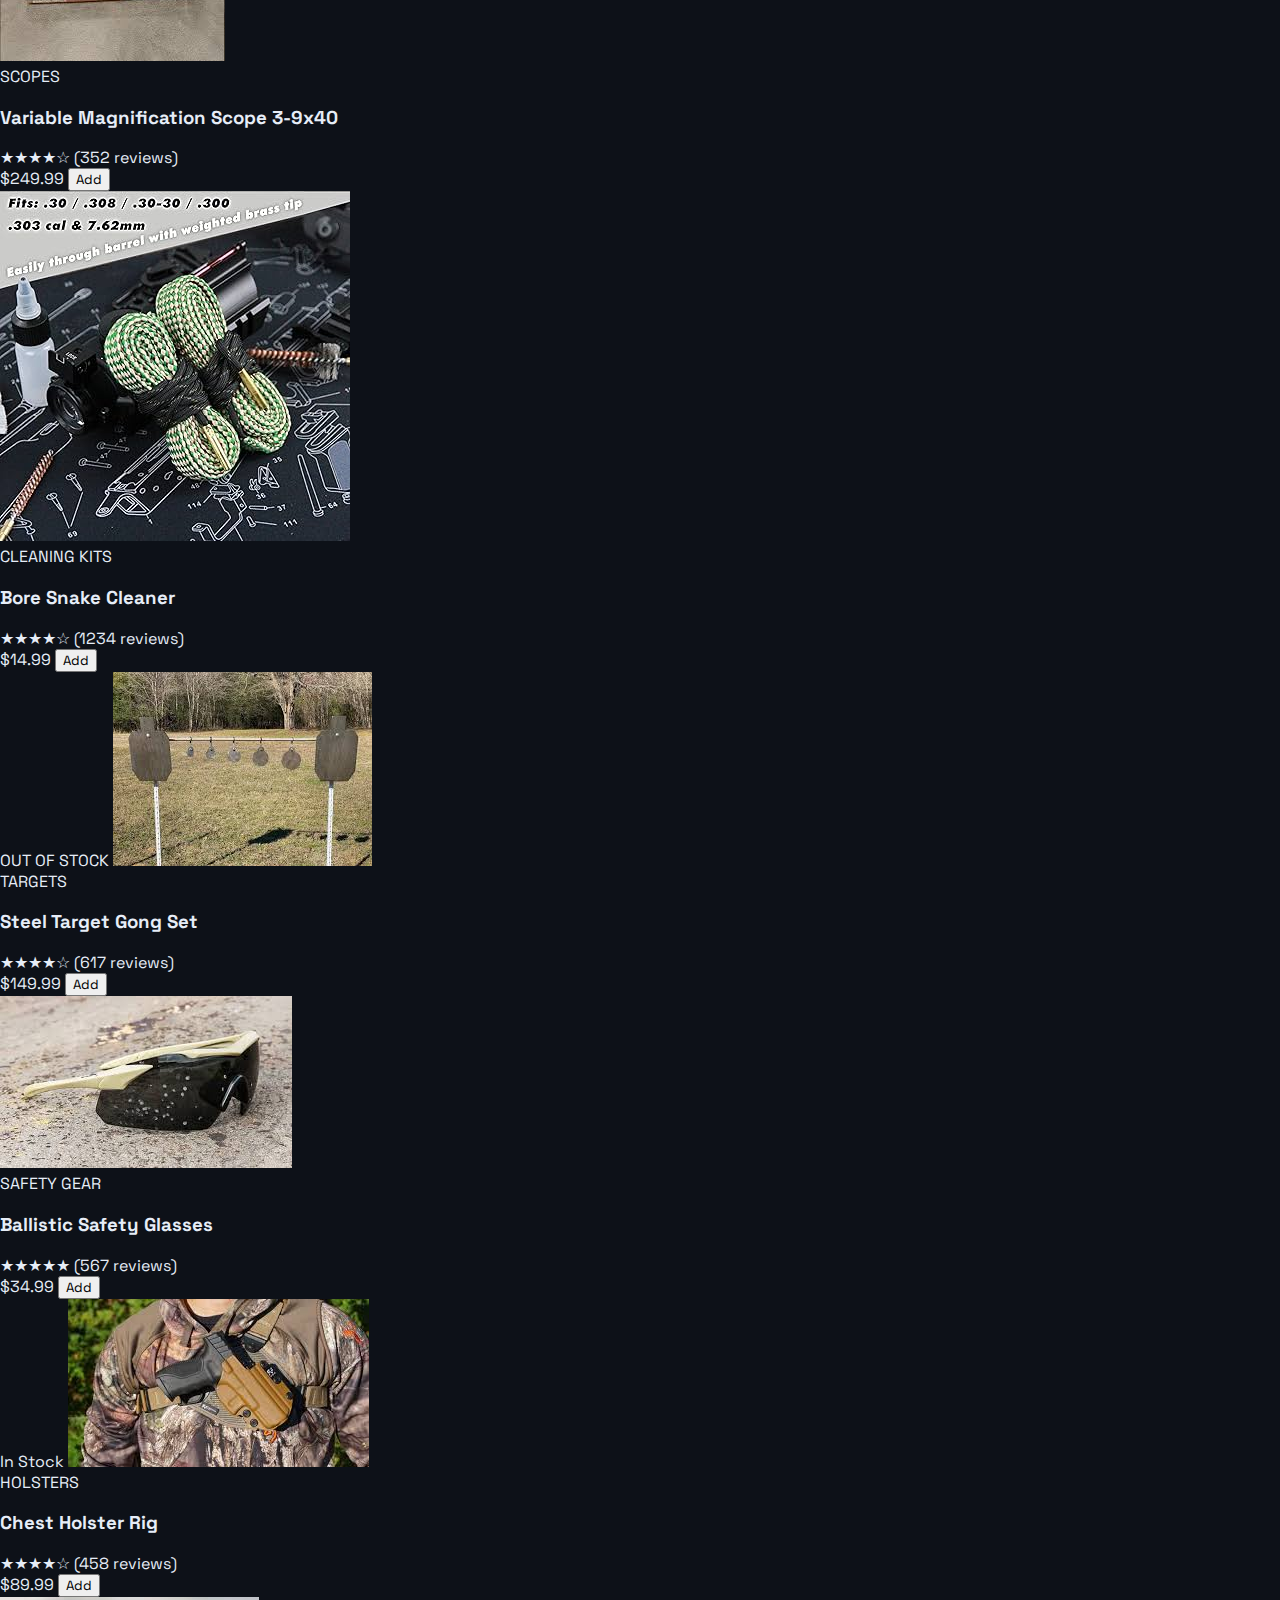
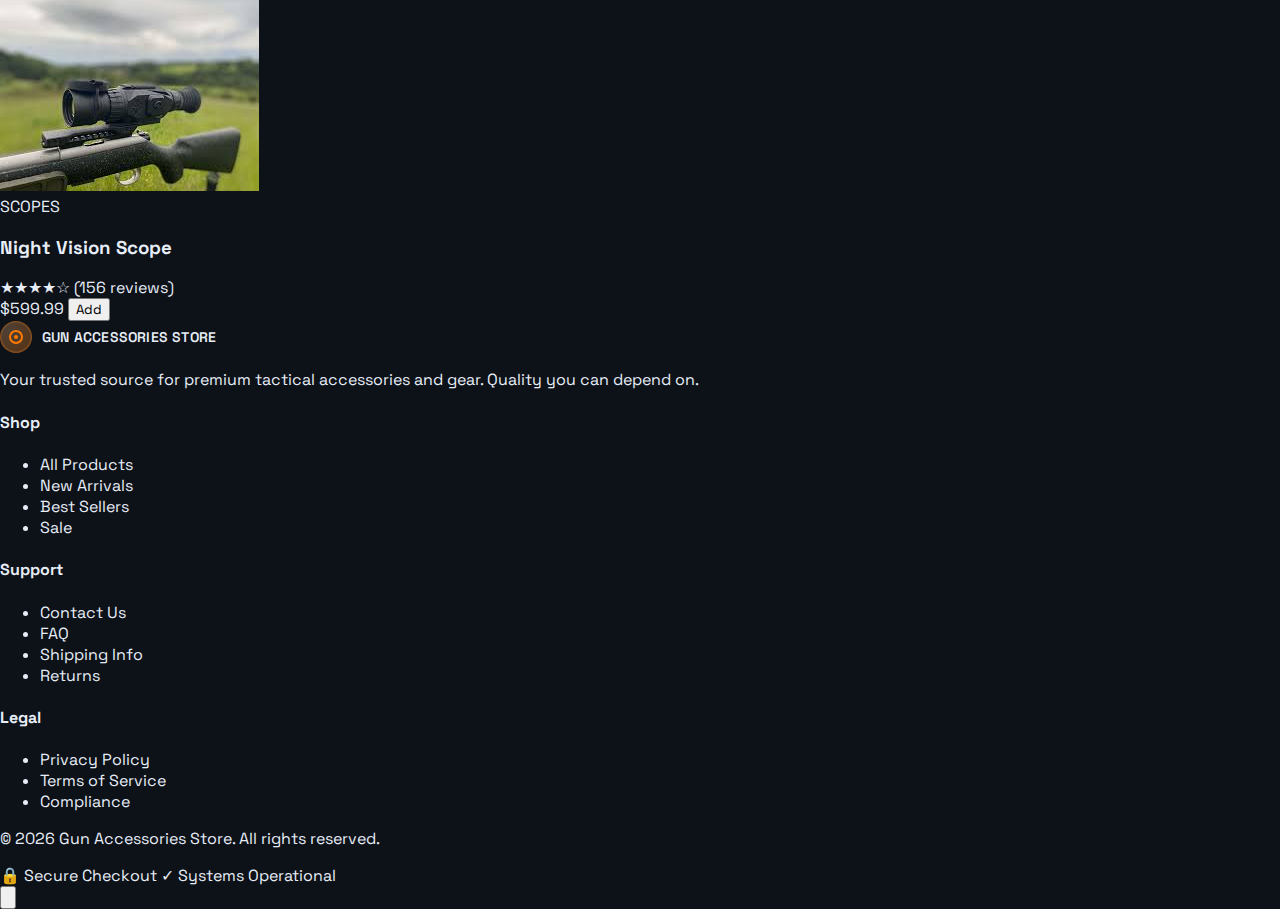
<file: products.html>
<!DOCTYPE html>
<html lang="en">
<head>
	<meta charset="UTF-8">
	<meta name="viewport" content="width=device-width, initial-scale=1.0">
	<title>All Products - Gun Accessories Store</title>
	<link rel="preconnect" href="https://fonts.googleapis.com">
	<link rel="preconnect" href="https://fonts.gstatic.com" crossorigin>
	<link href="https://fonts.googleapis.com/css2?family=Space+Grotesk:wght@400;500;600&display=swap" rel="stylesheet">
	<link rel="stylesheet" href="css/style.css">
</head>
<body>
	<div class="preloader" role="status" aria-live="polite" aria-label="Loading">
		<div class="preloader__panel">
			<div class="preloader__gun" aria-hidden="true">
				<svg viewBox="0 0 120 60" role="presentation">
					<rect x="10" y="24" width="60" height="12" rx="5" />
					<rect x="65" y="22" width="18" height="16" rx="3" />
					<rect x="80" y="28" width="20" height="8" rx="3" />
					<rect x="36" y="34" width="16" height="18" rx="4" transform="rotate(18 36 34)" />
					<rect x="5" y="26" width="8" height="8" rx="2" />
				</svg>
			</div>
			<div class="preloader__text">Loading your gear</div>
			<div class="preloader__dots" aria-hidden="true">
				<span></span><span></span><span></span>
			</div>
		</div>
	</div>
	<header class="nav">
		<div class="nav__inner">
			<a href="index.html" class="nav__logo" aria-label="Gun Accessories Store logo">
				<span class="nav__logo-mark" aria-hidden="true">
					<span class="nav__logo-target"></span>
				</span>
				<span class="nav__logo-text">Gun Accessories Store</span>
			</a>

			<form class="nav__search" role="search" aria-label="Search products">
				<svg class="nav__icon" viewBox="0 0 24 24" aria-hidden="true">
					<path d="M15.5 15.5 21 21" stroke="currentColor" stroke-width="2" stroke-linecap="round"/>
					<circle cx="11" cy="11" r="6" stroke="currentColor" stroke-width="2" fill="none"/>
				</svg>
				<input type="search" name="q" placeholder="Search products..." aria-label="Search products">
			</form>

			<div class="nav__actions">
				<button class="nav__action" type="button" aria-label="View wishlist">
					<svg viewBox="0 0 24 24" aria-hidden="true">
						<path d="M12 20s-7-4.5-7-10a4 4 0 0 1 7-2.5A4 4 0 0 1 19 10c0 5.5-7 10-7 10Z" fill="none" stroke="currentColor" stroke-width="2" stroke-linecap="round" stroke-linejoin="round"/>
					</svg>
				</button>
				<button class="nav__action" type="button" aria-label="View cart">
					<svg viewBox="0 0 24 24" aria-hidden="true">
						<path d="M4 5h2l1 12h10l1-9H6" fill="none" stroke="currentColor" stroke-width="2" stroke-linecap="round" stroke-linejoin="round"/>
						<circle cx="9" cy="20" r="1.4" fill="currentColor"/>
						<circle cx="17" cy="20" r="1.4" fill="currentColor"/>
					</svg>
				</button>
				<button class="nav__cta" type="button">Sign In</button>
			</div>
		</div>
	</header>

	<main>
		<section class="products-page">
			<div class="container">
				<div class="products-page__header">
					<h1 class="products-page__title">All Products</h1>
					<p class="products-page__count"><span id="product-count">12</span> products found</p>
				</div>

				<div class="products-page__layout">
					<!-- Sidebar Filters -->
					<aside class="filters-sidebar">
						<div class="filters-header">
							<h3 class="filters-title">
								<svg class="filters-icon" viewBox="0 0 24 24" fill="none" stroke="currentColor" stroke-width="2">
									<path d="M4 4h16v2H4zM6 9h12v2H6zM8 14h8v2H8z"/>
								</svg>
								Filters
							</h3>
						</div>

						<!-- Category Filter -->
						<div class="filter-group">
							<h4 class="filter-group__title">CATEGORY</h4>
							<div class="filter-options">
								<label class="filter-option">
									<input type="radio" name="category" value="all" checked>
									<span class="filter-option__label">All</span>
								</label>
								<label class="filter-option">
									<input type="radio" name="category" value="holsters">
									<span class="filter-option__label">Holsters</span>
								</label>
								<label class="filter-option">
									<input type="radio" name="category" value="scopes">
									<span class="filter-option__label">Scopes</span>
								</label>
								<label class="filter-option">
									<input type="radio" name="category" value="cleaning-kits">
									<span class="filter-option__label">Cleaning Kits</span>
								</label>
								<label class="filter-option">
									<input type="radio" name="category" value="targets">
									<span class="filter-option__label">Targets</span>
								</label>
								<label class="filter-option">
									<input type="radio" name="category" value="safety-gear">
									<span class="filter-option__label">Safety Gear</span>
								</label>
							</div>
						</div>

						<!-- Price Range Filter -->
						<div class="filter-group">
							<h4 class="filter-group__title">PRICE RANGE</h4>
							<div class="price-range">
								<input type="range" id="price-min" name="price-min" min="0" max="600" value="600" class="price-slider">
								<div class="price-display">
									<span class="price-min">$0</span>
									<span class="price-value">$<span id="price-display">600</span></span>
								</div>
							</div>
						</div>

						<!-- Rating Filter -->
						<div class="filter-group">
							<h4 class="filter-group__title">MINIMUM RATING</h4>
							<div class="filter-options">
								<label class="filter-option">
									<input type="radio" name="rating" value="all" checked>
									<span class="filter-option__label">All Ratings</span>
								</label>
								<label class="filter-option">
									<input type="radio" name="rating" value="4plus">
									<span class="filter-option__label">4+ Stars</span>
								</label>
								<label class="filter-option">
									<input type="radio" name="rating" value="45plus">
									<span class="filter-option__label">4.5+ Stars</span>
								</label>
								<label class="filter-option">
									<input type="radio" name="rating" value="48plus">
									<span class="filter-option__label">4.8+ Stars</span>
								</label>
							</div>
						</div>

						<button class="reset-filters" id="reset-filters">Reset All Filters</button>
					</aside>

					<!-- Products Grid -->
					<section class="products-grid">
						<article class="product-card">
							<span class="product-badge product-badge--sale">On Sale</span>
							<img src="images/Tactical IWB Holster.jfif" alt="Tactical IWB Holster" class="product-card__image">
							<div class="product-card__content">
								<span class="product-card__category">HOLSTERS</span>
								<h3 class="product-card__title">Tactical IWB Holster</h3>
								<div class="product-card__rating">
									<span class="stars">★★★★☆</span>
									<span class="product-card__reviews">(434 reviews)</span>
								</div>
								<div class="product-card__footer">
									<span class="product-card__price">$49.99</span>
									<button class="btn-add" type="button">Add</button>
								</div>
							</div>
						</article>

						<article class="product-card">
							<span class="product-badge product-badge--new">New</span>
							<img src="images/Red Dot Reflex Sight.jfif" alt="Red Dot Reflex Sight" class="product-card__image">
							<div class="product-card__content">
								<span class="product-card__category">SCOPES</span>
								<h3 class="product-card__title">Red Dot Reflex Sight</h3>
								<div class="product-card__rating">
									<span class="stars">★★★★★</span>
									<span class="product-card__reviews">(567 reviews)</span>
								</div>
								<div class="product-card__footer">
									<span class="product-card__price">$189.99</span>
									<button class="btn-add" type="button">Add</button>
								</div>
							</div>
						</article>

						<article class="product-card">
							<span class="product-badge product-badge--new">New</span>
							<img src="images/Universal Cleaning Kit Pro.jfif" alt="Universal Cleaning Kit Pro" class="product-card__image">
							<div class="product-card__content">
								<span class="product-card__category">CLEANING KITS</span>
								<h3 class="product-card__title">Universal Cleaning Kit Pro</h3>
								<div class="product-card__rating">
									<span class="stars">★★★★★</span>
									<span class="product-card__reviews">(792 reviews)</span>
								</div>
								<div class="product-card__footer">
									<span class="product-card__price">$39.99</span>
									<button class="btn-add" type="button">Add</button>
								</div>
							</div>
						</article>

						<article class="product-card">
							<img src="images/Paper Target Pack - 100pcs.jpg" alt="Paper Target Pack - 100pcs" class="product-card__image">
							<div class="product-card__content">
								<span class="product-card__category">TARGETS</span>
								<h3 class="product-card__title">Paper Target Pack - 100pcs</h3>
								<div class="product-card__rating">
									<span class="stars">★★★★☆</span>
									<span class="product-card__reviews">(331 reviews)</span>
								</div>
								<div class="product-card__footer">
									<span class="product-card__price">$24.99</span>
									<button class="btn-add" type="button">Add</button>
								</div>
							</div>
						</article>

						<article class="product-card">
							<img src="images/Tactical Ear Protection.jfif" alt="Tactical Ear Protection" class="product-card__image">
							<div class="product-card__content">
								<span class="product-card__category">SAFETY GEAR</span>
								<h3 class="product-card__title">Tactical Ear Protection</h3>
								<div class="product-card__rating">
									<span class="stars">★★★★☆</span>
									<span class="product-card__reviews">(778 reviews)</span>
								</div>
								<div class="product-card__footer">
									<span class="product-card__price">$79.99</span>
									<button class="btn-add" type="button">Add</button>
								</div>
							</div>
						</article>

						<article class="product-card">
							<span class="product-badge product-badge--sale">On Sale</span>
							<img src="images/OWB Paddle Holster.jfif" alt="OWB Paddle Holster" class="product-card__image">
							<div class="product-card__content">
								<span class="product-card__category">HOLSTERS</span>
								<h3 class="product-card__title">OWB Paddle Holster</h3>
								<div class="product-card__rating">
									<span class="stars">★★★★★</span>
									<span class="product-card__reviews">(456 reviews)</span>
								</div>
								<div class="product-card__footer">
									<span class="product-card__price">$59.99</span>
									<button class="btn-add" type="button">Add</button>
								</div>
							</div>
						</article>

						<article class="product-card">
							<img src="images/Variable Magnification Scope 3-9x40.jfif" alt="Variable Magnification Scope 3-9x40" class="product-card__image">
							<div class="product-card__content">
								<span class="product-card__category">SCOPES</span>
								<h3 class="product-card__title">Variable Magnification Scope 3-9x40</h3>
								<div class="product-card__rating">
									<span class="stars">★★★★☆</span>
									<span class="product-card__reviews">(352 reviews)</span>
								</div>
								<div class="product-card__footer">
									<span class="product-card__price">$249.99</span>
									<button class="btn-add" type="button">Add</button>
								</div>
							</div>
						</article>

						<article class="product-card">
							<img src="images/Bore Snake Cleaner.jpg" alt="Bore Snake Cleaner" class="product-card__image">
							<div class="product-card__content">
								<span class="product-card__category">CLEANING KITS</span>
								<h3 class="product-card__title">Bore Snake Cleaner</h3>
								<div class="product-card__rating">
									<span class="stars">★★★★☆</span>
									<span class="product-card__reviews">(1234 reviews)</span>
								</div>
								<div class="product-card__footer">
									<span class="product-card__price">$14.99</span>
									<button class="btn-add" type="button">Add</button>
								</div>
							</div>
						</article>

						<article class="product-card">
							<span class="product-badge product-badge--out">OUT OF STOCK</span>
							<img src="images/Steel Target Gong Set.jfif" alt="Steel Target Gong Set" class="product-card__image">
							<div class="product-card__content">
								<span class="product-card__category">TARGETS</span>
								<h3 class="product-card__title">Steel Target Gong Set</h3>
								<div class="product-card__rating">
									<span class="stars">★★★★☆</span>
									<span class="product-card__reviews">(617 reviews)</span>
								</div>
								<div class="product-card__footer">
									<span class="product-card__price">$149.99</span>
									<button class="btn-add" type="button">Add</button>
								</div>
							</div>
						</article>

						<article class="product-card">
							<img src="images/Ballistic Safety Glasses.jfif" alt="Ballistic Safety Glasses" class="product-card__image">
							<div class="product-card__content">
								<span class="product-card__category">SAFETY GEAR</span>
								<h3 class="product-card__title">Ballistic Safety Glasses</h3>
								<div class="product-card__rating">
									<span class="stars">★★★★★</span>
									<span class="product-card__reviews">(567 reviews)</span>
								</div>
								<div class="product-card__footer">
									<span class="product-card__price">$34.99</span>
									<button class="btn-add" type="button">Add</button>
								</div>
							</div>
						</article>

						<article class="product-card">
							<span class="product-badge product-badge--instock">In Stock</span>
							<img src="images/Chest Holster Rig.jfif" alt="Chest Holster Rig" class="product-card__image">
							<div class="product-card__content">
								<span class="product-card__category">HOLSTERS</span>
								<h3 class="product-card__title">Chest Holster Rig</h3>
								<div class="product-card__rating">
									<span class="stars">★★★★☆</span>
									<span class="product-card__reviews">(458 reviews)</span>
								</div>
								<div class="product-card__footer">
									<span class="product-card__price">$89.99</span>
									<button class="btn-add" type="button">Add</button>
								</div>
							</div>
						</article>

						<article class="product-card">
							<img src="images/Night Vision Scope.jfif" alt="Night Vision Scope" class="product-card__image">
							<div class="product-card__content">
								<span class="product-card__category">SCOPES</span>
								<h3 class="product-card__title">Night Vision Scope</h3>
								<div class="product-card__rating">
									<span class="stars">★★★★☆</span>
									<span class="product-card__reviews">(156 reviews)</span>
								</div>
								<div class="product-card__footer">
									<span class="product-card__price">$599.99</span>
									<button class="btn-add" type="button">Add</button>
								</div>
							</div>
						</article>
					</section>
				</div>
			</div>
		</section>
	</main>

	<footer class="footer">
		<div class="container">
			<div class="footer__grid">
				<div class="footer__brand">
					<div class="nav__logo">
						<span class="nav__logo-mark">
							<span class="nav__logo-target"></span>
						</span>
						<span class="nav__logo-text">Gun Accessories Store</span>
					</div>
					<p class="footer__tagline">Your trusted source for premium tactical accessories and gear. Quality you can depend on.</p>
				</div>
				<div class="footer__section">
					<h4 class="footer__heading">Shop</h4>
					<ul class="footer__links">
						<li><a href="products.html">All Products</a></li>
						<li><a href="#">New Arrivals</a></li>
						<li><a href="#">Best Sellers</a></li>
						<li><a href="#">Sale</a></li>
					</ul>
				</div>
				<div class="footer__section">
					<h4 class="footer__heading">Support</h4>
					<ul class="footer__links">
						<li><a href="#">Contact Us</a></li>
						<li><a href="#">FAQ</a></li>
						<li><a href="#">Shipping Info</a></li>
						<li><a href="#">Returns</a></li>
					</ul>
				</div>
				<div class="footer__section">
					<h4 class="footer__heading">Legal</h4>
					<ul class="footer__links">
						<li><a href="#">Privacy Policy</a></li>
						<li><a href="#">Terms of Service</a></li>
						<li><a href="#">Compliance</a></li>
					</ul>
				</div>
			</div>
			<div class="footer__bottom">
				<p>© 2026 Gun Accessories Store. All rights reserved.</p>
				<div class="footer__badges">
					<span>🔒 Secure Checkout</span>
					<span>✓ Systems Operational</span>
				</div>
			</div>
		</div>
	</footer>

	<button class="scroll-top" type="button" aria-label="Scroll to top">
		<svg viewBox="0 0 24 24" aria-hidden="true">
			<path d="M12 5l-6 6m6-6 6 6" fill="none" stroke="currentColor" stroke-width="2" stroke-linecap="round" stroke-linejoin="round"/>
			<path d="M12 5v14" fill="none" stroke="currentColor" stroke-width="2" stroke-linecap="round"/>
		</svg>
	</button>

	<script src="js/script.js"></script>
	<script src="js/products.js"></script>
</body>
</html>
</file>
<file: css/style.css>
:root {
	--bg: #0d1118;
	--card: #151b24;
	--muted: #7f8a99;
	--text: #e6edf7;
	--accent: #ff7a00;
	--border: rgba(255, 255, 255, 0.08);
	--radius: 12px;
	--shadow: 0 18px 38px rgba(0, 0, 0, 0.35);
}

* {
	box-sizing: border-box;
}

body {
	margin: 0;
	min-height: 100vh;
	background: radial-gradient(circle at 20% 20%, rgba(255, 122, 0, 0.06), transparent 28%),
				radial-gradient(circle at 70% 10%, rgba(0, 186, 255, 0.05), transparent 24%),
				var(--bg);
	color: var(--text);
	font-family: 'Space Grotesk', 'Segoe UI', sans-serif;
}

main {
	display: block;
}

a {
	color: inherit;
	text-decoration: none;
}

button {
	font-family: inherit;
}

.nav {
	position: sticky;
	top: 0;
	z-index: 10;
	backdrop-filter: blur(10px);
	background: linear-gradient(120deg, rgba(12, 16, 24, 0.92), rgba(12, 16, 24, 0.82));
	border-bottom: 1px solid var(--border);
}

.nav__inner {
	max-width: 1200px;
	margin: 0 auto;
	padding: 16px 20px;
	display: grid;
	grid-template-columns: auto 1fr auto;
	gap: 16px;
	align-items: center;
}

.nav__logo {
	display: inline-flex;
	align-items: center;
	gap: 10px;
	font-weight: 600;
	letter-spacing: 0.2px;
	text-transform: uppercase;
	font-size: 14px;
}

.nav__logo-mark {
	width: 32px;
	height: 32px;
	border-radius: 50%;
	display: inline-flex;
	align-items: center;
	justify-content: center;
	background: radial-gradient(circle at 30% 30%, rgba(255, 255, 255, 0.15), rgba(255, 122, 0, 0.2)),
				rgba(255, 122, 0, 0.14);
	border: 1px solid rgba(255, 122, 0, 0.35);
	box-shadow: inset 0 0 0 1px rgba(255, 255, 255, 0.08);
}

.nav__logo-target {
	width: 14px;
	height: 14px;
	border-radius: 50%;
	border: 2px solid var(--accent);
	display: inline-flex;
	align-items: center;
	justify-content: center;
	position: relative;
}

.nav__logo-target::after {
	content: '';
	width: 4px;
	height: 4px;
	border-radius: 50%;
	background: var(--accent);
}

.nav__search {
	display: grid;
	grid-template-columns: 20px 1fr;
	align-items: center;
	gap: 10px;
	background: var(--card);
	border: 1px solid var(--border);
	border-radius: 999px;
	padding: 10px 14px;
	box-shadow: var(--shadow);
	color: var(--muted);
}

.nav__search input {
	width: 100%;
	background: transparent;
	border: none;
	color: var(--text);
	font-size: 14px;
	outline: none;
}

.nav__search input::placeholder {
	color: var(--muted);
}

.nav__icon {
	width: 18px;
	height: 18px;
}

.nav__actions {
	display: inline-flex;
	align-items: center;
	gap: 10px;
}

.nav__action {
	width: 40px;
	height: 40px;
	border-radius: 10px;
	background: var(--card);
	border: 1px solid var(--border);
	color: var(--text);
	display: inline-flex;
	align-items: center;
	justify-content: center;
	cursor: pointer;
	transition: transform 160ms ease, border-color 160ms ease, box-shadow 160ms ease;
}

.nav__action:hover {
	transform: translateY(-1px);
	border-color: rgba(255, 122, 0, 0.45);
	box-shadow: 0 8px 20px rgba(255, 122, 0, 0.18);
}

.nav__action svg {
	width: 18px;
	height: 18px;
}

.nav__cta {
	height: 40px;
	padding: 0 14px;
	border-radius: 10px;
	border: none;
	background: linear-gradient(135deg, #ff961f, #ff7a00);
	color: #0d0f14;
	font-weight: 600;
	cursor: pointer;
	box-shadow: 0 10px 22px rgba(255, 122, 0, 0.3);
	transition: transform 160ms ease, box-shadow 160ms ease;
}

.nav__cta:hover {
	transform: translateY(-1px);
	box-shadow: 0 12px 26px rgba(255, 122, 0, 0.35);
}

.hero {
	position: relative;
	height: 78vh;
	min-height: 520px;
	max-height: 820px;
	background: radial-gradient(circle at 18% 20%, rgba(255, 122, 0, 0.16), transparent 32%),
				linear-gradient(120deg, rgba(10, 12, 18, 0.9), rgba(10, 12, 18, 0.75)),
				url('../images/hero-image.webp') center/cover no-repeat;
	border-bottom: 1px solid var(--border);
	overflow: hidden;
}

.hero__overlay {
	position: absolute;
	inset: 0;
	background: linear-gradient(120deg, rgba(13, 17, 24, 0.92) 42%, rgba(13, 17, 24, 0.35) 100%);
	backdrop-filter: blur(1px);
}

.hero__content {
	position: relative;
	max-width: 1200px;
	margin: 0 auto;
	padding: 120px 20px 140px;
}

.badge {
	display: inline-flex;
	align-items: center;
	gap: 8px;
	padding: 9px 12px;
	border-radius: 999px;
	font-size: 12px;
	text-transform: uppercase;
	letter-spacing: 0.4px;
	color: #ffb36a;
	background: rgba(255, 122, 0, 0.14);
	border: 1px solid rgba(255, 122, 0, 0.35);
	box-shadow: inset 0 0 0 1px rgba(255, 255, 255, 0.06);
}

.hero__title {
	margin: 22px 0 14px;
	font-size: clamp(40px, 5vw, 66px);
	line-height: 1.05;
	font-weight: 700;
}

.hero__title-accent {
	color: var(--accent);
}

.hero__subtitle {
	max-width: 520px;
	color: var(--muted);
	line-height: 1.6;
	margin: 0 0 28px;
}

.hero__actions {
	display: flex;
	align-items: center;
	gap: 12px;
}

.btn {
	display: inline-flex;
	align-items: center;
	justify-content: center;
	gap: 10px;
	height: 46px;
	padding: 0 18px;
	border-radius: 12px;
	font-weight: 600;
	border: 1px solid transparent;
	cursor: pointer;
	transition: transform 140ms ease, box-shadow 140ms ease, border-color 140ms ease;
}

.btn:hover {
	transform: translateY(-1px);
}

.btn--primary {
	background: linear-gradient(135deg, #ff9a2d, #ff7a00);
	color: #0d0f14;
	box-shadow: 0 14px 28px rgba(255, 122, 0, 0.32);
}

.btn--primary:hover {
	box-shadow: 0 18px 32px rgba(255, 122, 0, 0.4);
}

.btn--ghost {
	background: rgba(255, 255, 255, 0.06);
	color: var(--text);
	border-color: rgba(255, 255, 255, 0.12);
}

.btn--ghost:hover {
	border-color: rgba(255, 122, 0, 0.4);
	box-shadow: 0 10px 22px rgba(0, 0, 0, 0.28);
}

@media (max-width: 900px) {
	.hero {
		height: auto;
		min-height: 0;
	}

	.hero__content {
		padding: 100px 18px 110px;
	}
}

@media (max-width: 640px) {
	.hero__title {
		font-size: clamp(34px, 8vw, 44px);
	}

	.hero__actions {
		flex-direction: column;
		align-items: flex-start;
	}

	.btn {
		width: 100%;
	}
}

@media (max-width: 900px) {
	.nav__inner {
		grid-template-columns: 1fr;
		gap: 12px;
		padding: 14px 16px;
	}

	.nav__logo {
		justify-content: center;
	}

	.nav__search {
		order: 3;
	}

	.nav__actions {
		justify-content: center;
	}
}

@media (max-width: 520px) {
	.nav__search {
		grid-template-columns: 18px 1fr;
		padding: 9px 12px;
	}

	.nav__logo-text {
		display: none;
	}
}
</file>
